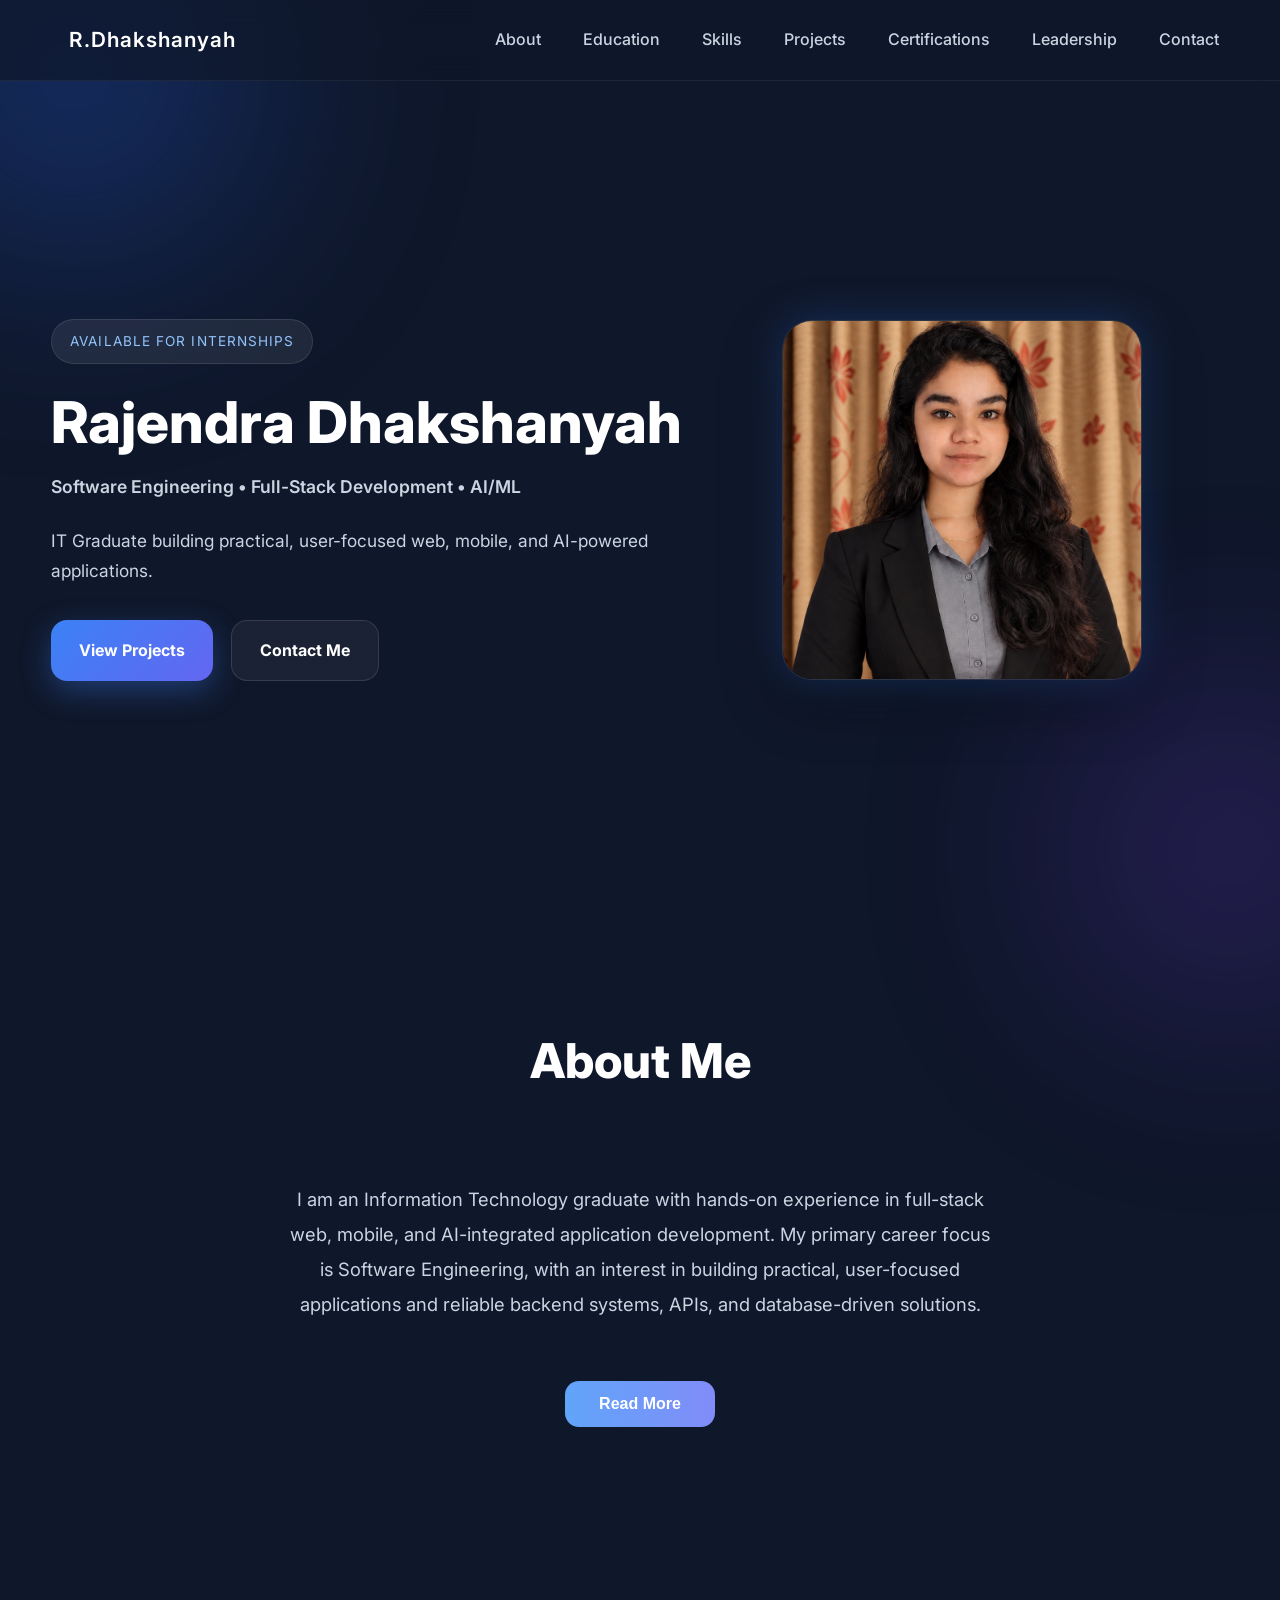
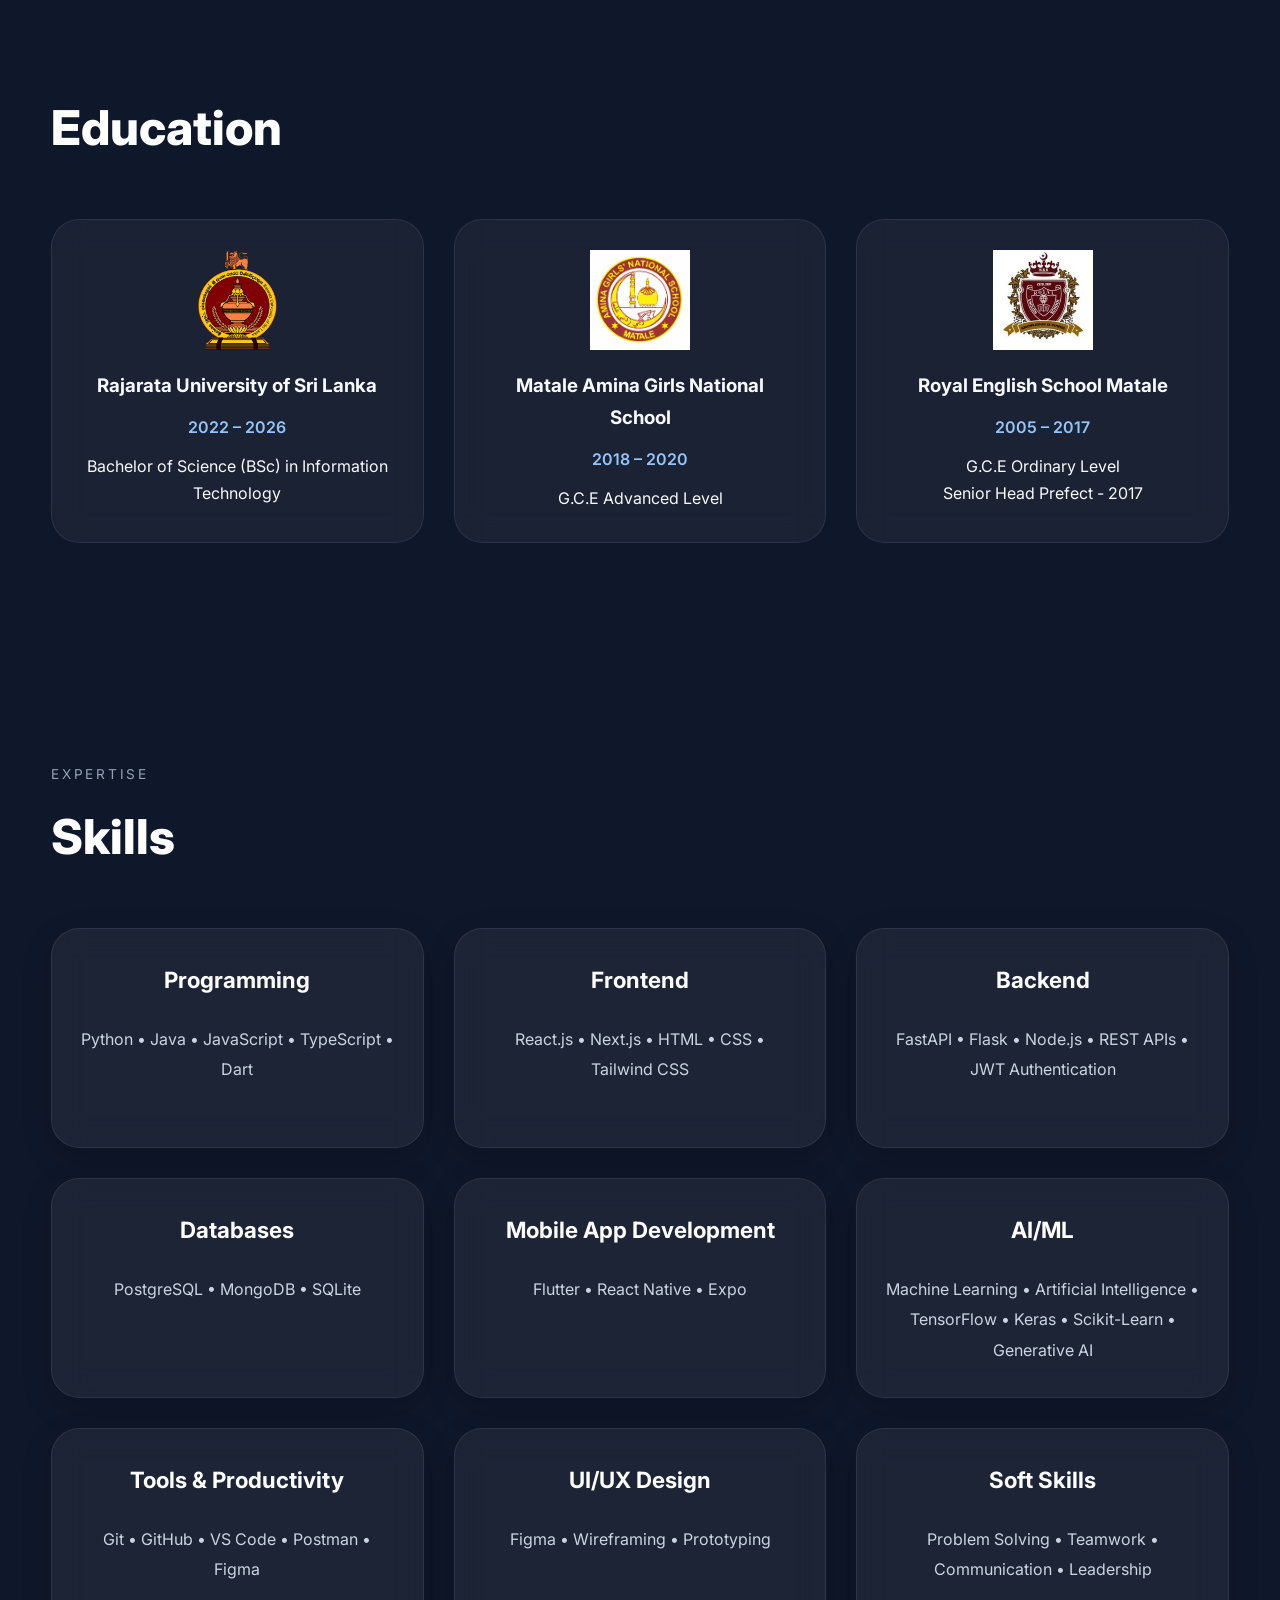
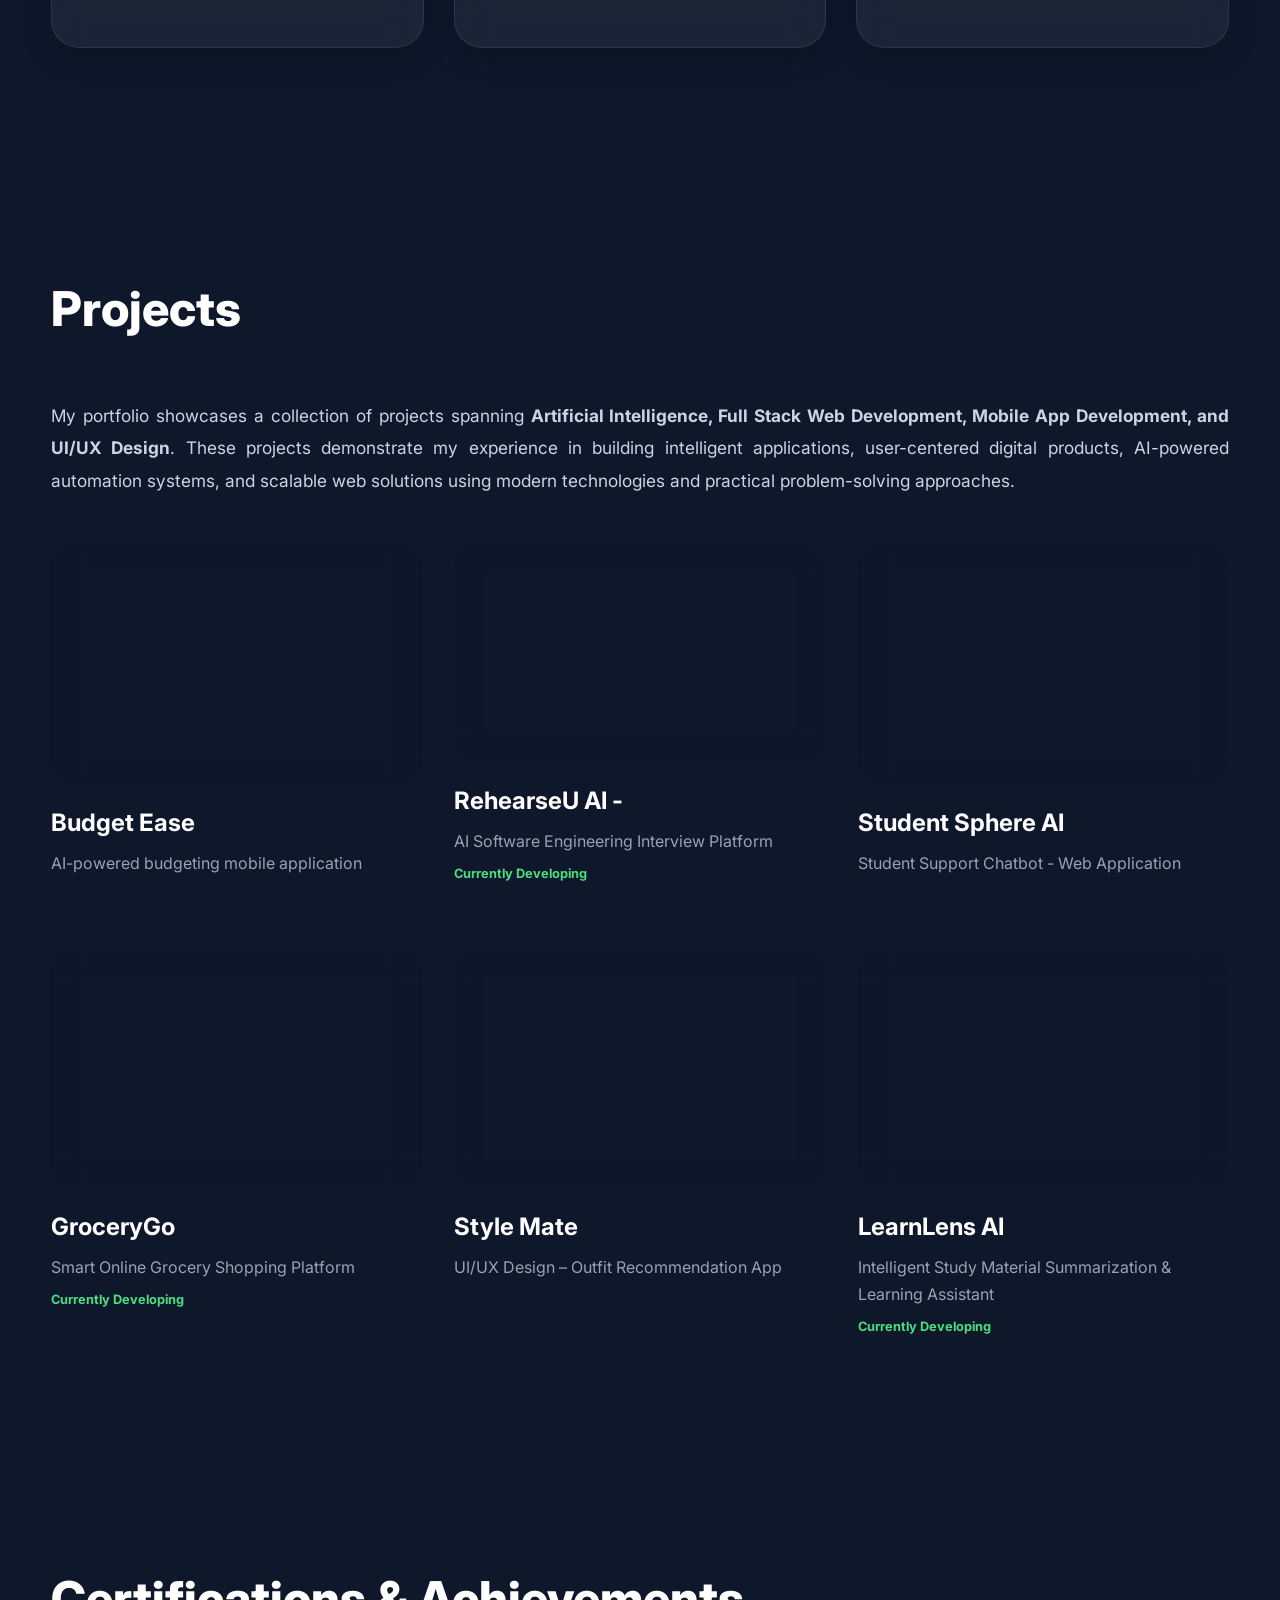
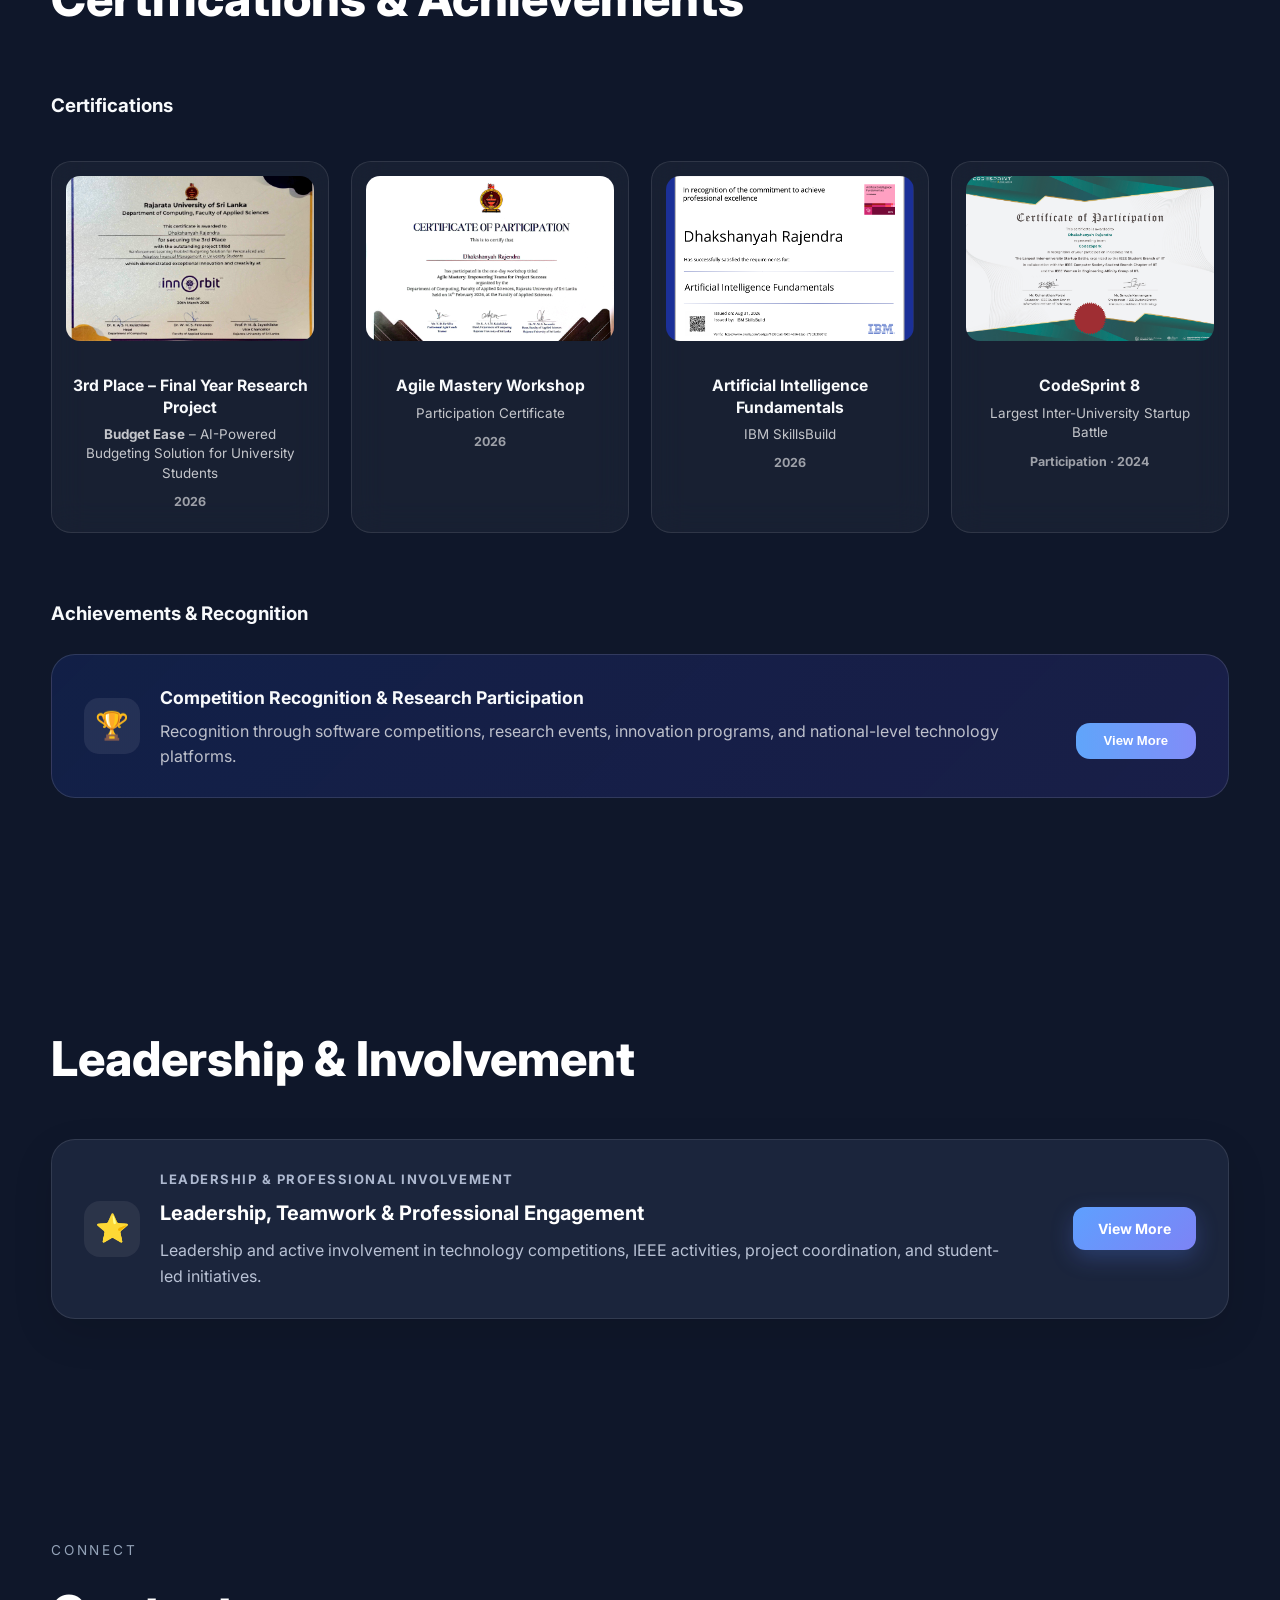
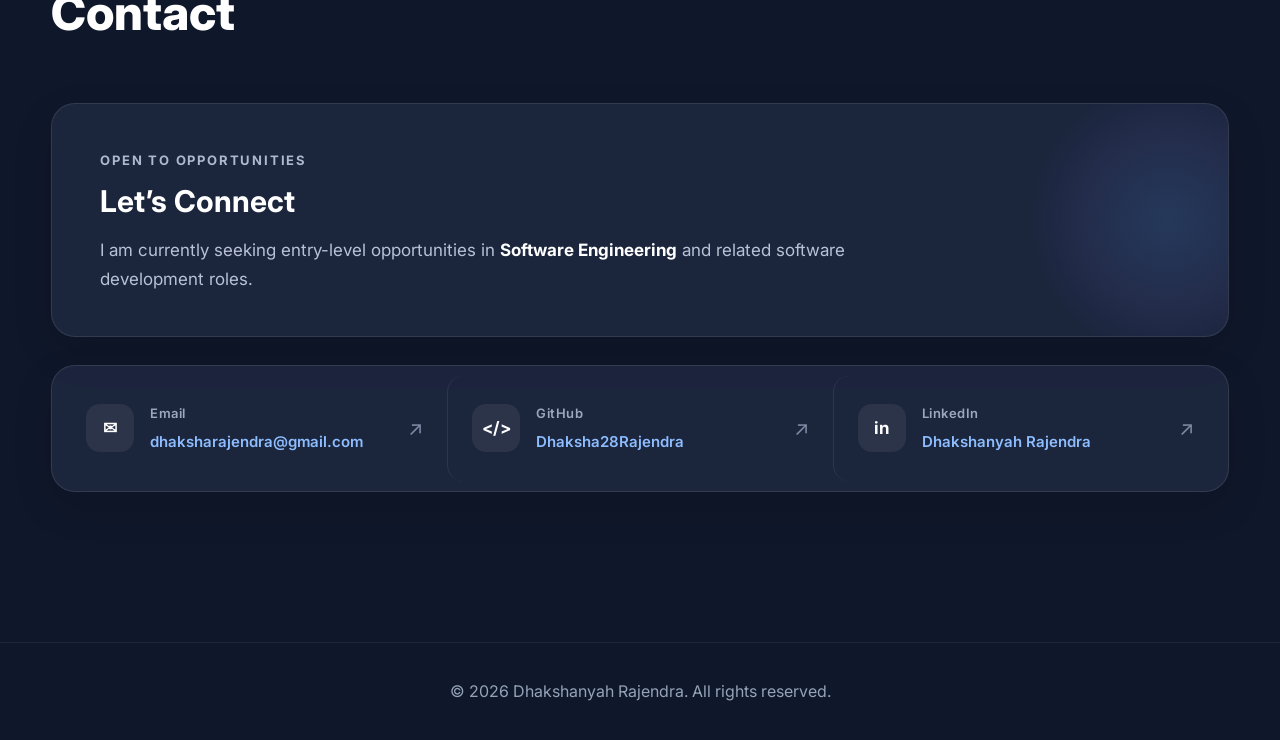
<file: index.html>
<!DOCTYPE html>
<html lang="en">
<head>

  <meta charset="UTF-8" />

  <meta
    name="viewport"
    content="width=device-width, initial-scale=1.0"
  />

  <title>
    Rajendra Dhakshanyah | Portfolio
  </title>

  <!-- GOOGLE FONT -->
  <link rel="preconnect" href="https://fonts.googleapis.com">

  <link
    href="https://fonts.googleapis.com/css2?family=Inter:wght@400;500;600;700;800&display=swap"
    rel="stylesheet"
  >

  <!-- AOS -->
  <link
    rel="stylesheet"
    href="https://unpkg.com/aos@2.3.1/dist/aos.css"
  />

  <!-- CSS -->
  <link rel="stylesheet" href="style.css" />

</head>
<body>

  <!-- BACKGROUND GLOW -->
  <div class="bg-blur bg-blur-1"></div>
  <div class="bg-blur bg-blur-2"></div>

  <!-- NAVBAR -->
  <nav class="navbar">
    <div class="container nav-container">

      <div class="nav-logo">
  R.Dhakshanyah
</div>
      <ul class="nav-links">
    <li><a href="#about">About</a></li>
    <li><a href="#education">Education</a></li>
    <li><a href="#skills">Skills</a></li>
    <li><a href="#projects">Projects</a></li>
    <li><a href="#certifications">Certifications</a></li>
    <li><a href="#leadership">Leadership</a></li>
    <li><a href="#contact">Contact</a></li>
</ul>

    </div>
  </nav>

  <!-- HERO SECTION -->
  <header class="hero">

    <div class="container hero-grid">

      <!-- LEFT -->
      <div class="hero-text" data-aos="fade-right">

        <div class="hero-badge">
          AVAILABLE FOR INTERNSHIPS
        </div>

        <h1>
          <span>Rajendra Dhakshanyah</span>
        </h1>

        <!-- <h2 class="hero-role">
  AI Engineering • Software Engineering • App Development Enthusiast
</h2> -->

<h2 class="hero-role">
  Software Engineering • Full-Stack Development • AI/ML
</h2>

        <p class="hero-description">
          IT Graduate building practical, user-focused web, mobile, and AI-powered applications.
        </p>

        <!--<div class="hero-buttons">
  <a href="files/Dhakshanyah_Rajendra _AI_Intern.pdf"
     download
     class="btn btn-primary">
     Download Resume
  </a>
</div> -->

        <div class="hero-buttons">

          <a href="#projects" class="btn btn-primary">
            View Projects
          </a>

          <a href="#contact" class="btn btn-secondary">
            Contact Me
          </a>

        </div>

      </div>

      <!-- RIGHT -->
      <div class="hero-image-area" data-aos="zoom-in">

        <div class="hero-image-glow"></div>

        <img
          src="images/DR12.png"
          alt="Dhakshanyah Rajendra"
          class="hero-image"
        />

      </div>

    </div>

  </header>

  <section id="about" class="about-section">

  <div class="container">

    <h2 class="section-title">About Me</h2>

    <div class="about-wrapper" id="aboutWrapper">

      <!-- RIGHT CONTENT -->
      <div class="about-content-preview">

        <p>
          I am an Information Technology graduate with hands-on experience in full-stack web, 
          mobile, and AI-integrated application development. My primary career focus is Software 
          Engineering, with an interest in building practical, user-focused applications and 
          reliable backend systems, APIs, and database-driven solutions.
        </p>

        <button
          class="read-more-btn"
          onclick="toggleAboutCard()"
        >
          Read More
        </button>

      </div>

      <!-- EXPANDED CARD -->

<!-- EXPANDED CARD -->
<div class="about-full-card" id="aboutFullCard">

  <div class="content-card" data-aos="fade-up">

    <p class="justified">
      I am an Information Technology graduate with hands-on experience in
      <b>full-stack web, mobile, and AI-integrated application development.</b>
      My primary career focus is <b>Software Engineering</b>, with an interest in
      building practical, user-focused applications and reliable backend systems,
      APIs, and database-driven solutions.
    </p>

    <p class="justified">
      I enjoy working across the software development lifecycle, from designing
      user interfaces and implementing application logic to integrating APIs,
      developing backend services, and managing application data. Through
      academic, research, and independent projects, I have gained practical
      experience with modern web technologies, mobile application development,
      backend development, databases, authentication, and API integration.
    </p>

    <p class="justified">
      I also have a strong interest in <b>Artificial Intelligence and Machine
      Learning</b> and enjoy exploring how intelligent technologies can be
      integrated into real-world software applications. My final-year research
      project, <b>Budget Ease</b>, combined mobile application development with
      machine learning to create a personalized budgeting solution for university
      students.
    </p>

    <p class="justified">
      Currently, I am continuing to strengthen my software engineering skills
      through projects such as <b>RehearseU AI</b>, an AI-powered software
      engineering interview platform, while also exploring modern full-stack
      development and AI-powered application development through projects such as
      <b>LearnLens AI</b> and <b>GroceryGo</b>.
    </p>

    <p class="justified">
      I am seeking <b>entry-level opportunities and internships in Software
      Engineering and related software development roles</b> where I can
      contribute to real-world projects, learn from experienced teams, and
      continue growing as a software engineer.
    </p>

  </div>

</div>


</div>

    </div>

  </div>

</section>

<section class="education section" id="education">

  <div class="container">

    <div class="section-heading">
      <h2>Education</h2>
    </div>

    <div class="education-grid">

      <!-- RUSL -->
      <div class="education-card"
     data-aos="fade-up"
     data-aos-delay="100">

        <img
          src="images/RUSL_Logo.png"
          alt="RUSL Logo"
          class="education-logo"
        >

        <h3>Rajarata University of Sri Lanka</h3>

        <p class="education-year">
          2022 – 2026
        </p>

        <p>
          Bachelor of Science (BSc) in Information Technology
        </p>

      </div>

      <!-- AMINA -->
      <div class="education-card"
     data-aos="fade-up"
     data-aos-delay="200">

        <img
          src="images/Amina_Logo.png"
          alt="Amina Logo"
          class="education-logo"
        >

        <h3>
          Matale Amina Girls National School
        </h3>

        <p class="education-year">
          2018 – 2020
        </p>

        <p>
          G.C.E Advanced Level
        </p>

      </div>

      <!-- ROYAL -->
      <div class="education-card"
     data-aos="fade-up"
     data-aos-delay="300">

        <img
          src="images/Royal_Logo.jpg"
          alt="Royal Logo"
          class="education-logo"
        >

        <h3>
          Royal English School Matale
        </h3>

        <p class="education-year">
          2005 – 2017
        </p>

        <p>
          G.C.E Ordinary Level
        </p>
        <p>
          Senior Head Prefect - 2017
        </p>

      </div>

    </div>

  </div>

</section>

  <section class="skills section" id="skills">
    <div class="container">
      <div class="section-heading">
        <p class="section-label">Expertise</p>
        <h2>Skills</h2>
      </div>

      <div class="modern-skills-grid">

  <div class="skill-category-card" data-aos="fade-up" data-aos-delay="100">
    <h3><center>Programming</center></h3>
    <p>Python • Java • JavaScript • TypeScript • Dart</p>
  </div>

  <div class="skill-category-card" data-aos="fade-up" data-aos-delay="200">
    <h3><center>Frontend</center></h3>
    <p>
      React.js • Next.js • HTML • CSS • Tailwind CSS
    </p>
  </div>

  <div class="skill-category-card" data-aos="fade-up" data-aos-delay="300">
    <h3><center>Backend</center></h3>
    <p>
      FastAPI • Flask • Node.js • REST APIs • JWT Authentication
    </p>
  </div>

  <div class="skill-category-card" data-aos="fade-up" data-aos-delay="400">
    <h3><center>Databases</center></h3>
    <p>PostgreSQL • MongoDB • SQLite</p>
  </div>

  <div class="skill-category-card" data-aos="fade-up" data-aos-delay="500">
    <h3><center>Mobile App Development</center></h3>
    <p>Flutter • React Native • Expo</p>
  </div>

  <div class="skill-category-card" data-aos="fade-up" data-aos-delay="600">
    <h3><center>AI/ML</center></h3>
    <p>Machine Learning • Artificial Intelligence • TensorFlow • Keras • Scikit-Learn • Generative AI</p>
  </div>

  <div class="skill-category-card" data-aos="fade-up" data-aos-delay="800">
    <h3><center>Tools & Productivity</center></h3>
    <p>Git • GitHub • VS Code • Postman • Figma</p>
  </div>

  <div class="skill-category-card" data-aos="fade-up" data-aos-delay="700">
    <h3><center>UI/UX Design</center></h3>
    <p>Figma • Wireframing • Prototyping</p>
  </div>

  <div class="skill-category-card" data-aos="fade-up" data-aos-delay="900">
    <h3><center>Soft Skills</center></h3>
    <p>Problem Solving • Teamwork • Communication • Leadership</p>
  </div>

</div>
    </div>
  </section>

  <section class="projects section" id="projects">
    <div class="container">
      <div class="section-heading">
        <h2>Projects</h2>
      </div>

      <p class="section-intro justified">
        <p class="section-intro justified">
  My portfolio showcases a collection of projects spanning <strong>Artificial Intelligence,
  Full Stack Web Development, Mobile App Development, and UI/UX Design</strong>. These projects
  demonstrate my experience in building intelligent applications, user-centered digital products,
  AI-powered automation systems, and scalable web solutions using modern technologies and
  practical problem-solving approaches.
</p>

      </p>

      <div class="project-grid">
        <article class="project-tile"
data-aos="fade-up" onclick="openProject('budgetEase')">
          <div class="project-image-box">
            <img src="images/Intellects_Logo.png" alt="Budget Ease cover" />
          </div>
          <div class="project-title-box">
            <h3>Budget Ease</h3>
            <p>AI-powered budgeting mobile application</p>
          </div>
        </article>

        <article class="project-tile"
data-aos="fade-up"
onclick="openProject('rehearseU')">

  <div class="project-image-box">
    <img
      src="images/RehearseULogo.png"
      alt="RehearseU AI cover"
    />
  </div>

  <div class="project-title-box">
    <h3>RehearseU AI - </h3>
    <p>AI Software Engineering Interview Platform</p>
    <p style="font-size:0.8rem; font-weight:700; color:#4ade80; margin-top:8px;">
      Currently Developing
    </p>
  </div>

</article>

<article class="project-tile"
data-aos="fade-up"
onclick="openProject('studentSphere')">

  <div class="project-image-box">
    <img
      src="images/Student_Sphere.png"
      alt="Student Sphere AI cover"
    />
  </div>

  <div class="project-title-box">
    <h3>Student Sphere AI</h3>
    <p>Student Support Chatbot - Web Application</p>
  </div>

</article>

        <article class="project-tile"
data-aos="fade-up" onclick="openProject('groceryGo')">
          <div class="project-image-box">
            <img src="images/GroceryGo.png" alt="GroceryGo cover" />
          </div>
          <div class="project-title-box">
            <h3>GroceryGo</h3>
            <p>Smart Online Grocery Shopping Platform</p>
            <p style="font-size:0.8rem; font-weight:700; color:#4ade80; margin-top:8px;">
              Currently Developing
            </p>
          </div>
        </article>

<article class="project-tile"
data-aos="fade-up" onclick="openProject('styleMate')">
  <div class="project-image-box">
    <img src="images/Style_Mate_Logo.png" alt="Style Mate cover" />
  </div>
  <div class="project-title-box">
    <h3>Style Mate</h3>
    <p>UI/UX Design – Outfit Recommendation App</p>
  </div>
</article>

<article class="project-tile"
data-aos="fade-up"
onclick="openProject('learnLens')">

  <div class="project-image-box">
    <img
      src="images/LearnerLens.png"
      alt="LearnLens AI cover"
    />
  </div>

  <div class="project-title-box">
    <h3>LearnLens AI</h3>
    <p>Intelligent Study Material Summarization &amp; Learning Assistant</p>
    <p style="font-size:0.8rem; font-weight:700; color:#4ade80; margin-top:8px;">
      Currently Developing
    </p>
  </div>

</article>
      </div>
    </div>
  </section>

  <!-- =========================================
     CERTIFICATIONS & ACHIEVEMENTS
     ========================================= -->

<section class="certifications section" id="certifications">

  <div class="container">

    <div class="section-heading">
      <h2>Certifications &amp; Achievements</h2>
    </div>


    <!-- =========================================
         CERTIFICATIONS
         ========================================= -->

    <div class="subsection-heading">
      <h3>Certifications</h3>
    </div>


    <div class="certification-grid">


      <!-- CERTIFICATE 1 - BUDGET EASE -->
      <div
        class="certificate-card"
        data-aos="zoom-in"
        data-aos-delay="100"
      >

        <img
          src="images/Final_Project_Certificate.jpeg"
          alt="3rd Place Final Year Research Project Certificate"
          onclick="openImage(this)"
        />

        <div class="certificate-content">

          <h3>
            3rd Place – Final Year Research Project
          </h3>

          <p>
            <strong>Budget Ease</strong> – AI-Powered Budgeting
            Solution for University Students
          </p>

          <span class="certificate-year">
            2026
          </span>

        </div>

      </div>


      <!-- CERTIFICATE 2 - AGILE MASTERY -->
      <div
        class="certificate-card"
        data-aos="zoom-in"
        data-aos-delay="150"
      >

        <img
          src="images/Agile_Workshop_Certificate.jpeg"
          alt="Agile Mastery Workshop Participation Certificate"
          onclick="openImage(this)"
        />

        <div class="certificate-content">

          <h3>
            Agile Mastery Workshop
          </h3>

          <p>
            Participation Certificate
          </p>

          <span class="certificate-year">
            2026
          </span>

        </div>

      </div>


      <!-- CERTIFICATE 3 - IBM AI FUNDAMENTALS -->
      <div
        class="certificate-card"
        data-aos="zoom-in"
        data-aos-delay="200"
      >

        <img
          src="images/IBM_AI_Fundamentals_Certificate.png"
          alt="IBM SkillsBuild Artificial Intelligence Fundamentals Certificate"
          onclick="openImage(this)"
        />

        <div class="certificate-content">

          <h3>
            Artificial Intelligence Fundamentals
          </h3>

          <p>
            IBM SkillsBuild
          </p>

          <span class="certificate-year">
            2026
          </span>

        </div>

      </div>


      <!-- CERTIFICATE 4 - CODESPRINT -->
      <div
        class="certificate-card"
        data-aos="zoom-in"
        data-aos-delay="250"
      >

        <img
          src="images/Startup_Battle.jpg"
          alt="CodeSprint 8 Certificate of Participation"
          onclick="openImage(this)"
        />

        <div class="certificate-content">

          <h3>
            CodeSprint 8
          </h3>

          <p>
            Largest Inter-University Startup Battle
          </p>

          <span class="certificate-year">
            Participation · 2024
          </span>

        </div>

      </div>


    </div>


    <!-- =========================================
         ACHIEVEMENTS & RECOGNITION
         ========================================= -->

    <div class="achievements-section">

      <div class="subsection-heading">
        <h3>Achievements &amp; Recognition</h3>
      </div>


      <!-- COLLAPSED PREVIEW -->
      <div
        class="achievements-preview"
        id="achievementsPreview"
        data-aos="fade-up"
      >

        <div class="achievement-preview-content">

          <div class="achievement-preview-icon">
            🏆
          </div>

          <div>

            <h3>
              Competition Recognition &amp; Research Participation
            </h3>

            <p>
              Recognition through software competitions,
              research events, innovation programs, and
              national-level technology platforms.
            </p>

          </div>

        </div>


        <button
          class="read-more-btn"
          id="achievementsToggleBtn"
          onclick="toggleAchievements()"
        >
          View More
        </button>

      </div>


      <!-- =========================================
           EXPANDED ACHIEVEMENTS
           ========================================= -->

      <div
        class="achievements-full-card"
        id="achievementsFullCard"
      >


        <!-- =====================================
             1. NBQSA
             ===================================== -->

        <article
          class="achievement-item achievement-with-image"
          data-aos="fade-up"
        >

          <div class="achievement-item-main">

            <div class="achievement-item-icon">
              🎤
            </div>

            <div class="achievement-item-content">

              <span class="achievement-label">
                PARTICIPANT
              </span>

              <h3>
                National Best Quality Software Awards
              </h3>

              <p>
                <strong>NBQSA 2026</strong> – Presented
                <strong>Budget Ease</strong>, my final-year
                research project.
              </p>

              <span class="achievement-date">
                2026
              </span>

            </div>

          </div>


          <!-- NBQSA IMAGE -->
          <div class="achievement-image-side">

            <img
              src="images/NBQSA_Participation.jpeg"
              alt="NBQSA 2026 participation"
              onclick="openImage(this)"
            />

            <span>
              View participation
            </span>

          </div>

        </article>


        <!-- =====================================
             2. ASURS
             ===================================== -->

        <article
          class="achievement-item"
          data-aos="fade-up"
        >

          <div class="achievement-item-main">

            <div class="achievement-item-icon">
              🔬
            </div>

            <div class="achievement-item-content">

              <span class="achievement-label">
                PARTICIPANT
              </span>

              <h3>
                Applied Sciences Undergraduate Research Sessions
              </h3>

              <p>
                <strong>ASURS 2026</strong> – Presented
                <strong>Budget Ease</strong>, my final-year
                research project at Rajarata University
                of Sri Lanka.
              </p>

              <span class="achievement-date">
                2026
              </span>

              <div class="achievement-status">
                Certificate forthcoming
              </div>

            </div>

          </div>

        </article>


        <!-- =====================================
             3. INSL 2025
             ===================================== -->

        <article
          class="achievement-item achievement-with-image"
          data-aos="fade-up"
        >

          <div class="achievement-item-main">

            <div class="achievement-item-icon">
              🥈
            </div>

            <div class="achievement-item-content">

              <span class="achievement-label">
                2ND PLACE
              </span>

              <h3>
                INSL North Central Provincial Competition
              </h3>

              <p>
                <strong>Team Intellects</strong>
              </p>

              <span class="achievement-date">
                2025
              </span>

              <div class="achievement-status">
                Certificate forthcoming
              </div>

            </div>

          </div>


          <!-- INSL 2025 IMAGE -->
          <div class="achievement-image-side">

            <img
              src="images/INSL_2025.jpg"
              alt="INSL 2025 North Central Province competition recognition"
              onclick="openImage(this)"
            />

            <span>
              View recognition
            </span>

          </div>

        </article>


        <!-- =====================================
             4. INSL 2024
             ===================================== -->

        <article
          class="achievement-item achievement-with-image"
          data-aos="fade-up"
        >

          <div class="achievement-item-main">

            <div class="achievement-item-icon">
              🥉
            </div>

            <div class="achievement-item-content">

              <span class="achievement-label">
                3RD PLACE
              </span>

              <h3>
                INSL North Central Provincial Competition
              </h3>

              <p>
                <strong>Team Unity Crew</strong>
              </p>

              <span class="achievement-date">
                2024
              </span>

              <div class="achievement-status">
                Certificate forthcoming
              </div>

            </div>

          </div>


          <!-- INSL 2024 IMAGE -->
          <div class="achievement-image-side">

            <img
              src="images/INSL_2024.jpg"
              alt="INSL 2024 North Central Province competition recognition"
              onclick="openImage(this)"
            />

            <span>
              View recognition
            </span>

          </div>

        </article>


        <!-- =====================================
             5. IEEE INNOVATION NATION
             ===================================== -->

        <article
          class="achievement-item achievement-with-image"
          data-aos="fade-up"
        >

          <div class="achievement-item-main">

            <div class="achievement-item-icon">
              🏅
            </div>

            <div class="achievement-item-content">

              <span class="achievement-label">
                FINALIST
              </span>

              <h3>
                Innovation Nation Sri Lanka
              </h3>

              <p>
                <strong>Team Unity Crew</strong>
              </p>

              <span class="achievement-date">
                2024
              </span>

            </div>

          </div>


          <!-- IEEE FINALISTS IMAGE -->
          <div class="achievement-image-side">

            <img
              src="images/INSL_2024_Finalists.jpg"
              alt="IEEE Innovation Nation Sri Lanka 2024 finalists"
              onclick="openImage(this)"
            />

            <span>
              View recognition
            </span>

          </div>

        </article>


        <!-- VIEW LESS -->
        <button
          class="read-more-btn achievements-close-btn"
          onclick="toggleAchievements()"
        >
          View Less
        </button>

      </div>

    </div>

  </div>

</section>

  <!-- =========================================
     LEADERSHIP & PROFESSIONAL INVOLVEMENT
     ========================================= -->

<section class="leadership section" id="leadership">

  <div class="container">

    <!-- SECTION HEADING -->
    <div class="section-heading">
      <h2>Leadership &amp; Involvement</h2>
    </div>


    <!-- =========================================
         LEADERSHIP PREVIEW CARD
         ========================================= -->

    <div class="leadership-preview-card">

      <div class="leadership-preview-icon">
        ⭐
      </div>

      <div class="leadership-preview-content">

        <span class="leadership-preview-label">
          LEADERSHIP &amp; PROFESSIONAL INVOLVEMENT
        </span>

        <h3>
          Leadership, Teamwork &amp; Professional Engagement
        </h3>

        <p>
          Leadership and active involvement in technology competitions,
          IEEE activities, project coordination, and student-led initiatives.
        </p>

      </div>

      <button
        class="leadership-toggle-btn"
        id="leadershipToggleBtn"
        onclick="toggleLeadership()"
      >
        View More
      </button>

    </div>


    <!-- =========================================
         EXPANDED LEADERSHIP CONTENT
         ========================================= -->

    <div
      class="leadership-full-card"
      id="leadershipFullCard"
    >


      <!-- 1. PROGRAM TEAM LEAD -->
      <div class="leadership-item">

        <div class="leadership-item-icon">
          👥
        </div>

        <div class="leadership-item-content">

          <span class="leadership-label">
            PROGRAM TEAM LEAD
          </span>

          <h3>
            Organizing Committee – INSL North Central Provincial Competition
          </h3>

          <p>
            Served as a Program Team Lead in the organizing committee
            for the INSL North Central Provincial Competition.
          </p>

          <span class="leadership-year">
            2024
          </span>

        </div>

      </div>


      <!-- 2. TEAM LEAD – UNITY CREW -->
      <div class="leadership-item">

        <div class="leadership-item-icon">
          🥉
        </div>

        <div class="leadership-item-content">

          <span class="leadership-label">
            TEAM LEAD
          </span>

          <h3>
            INSL North Central Provincial Competition
          </h3>

          <p>
            Led <strong>Team Unity Crew</strong> during the
            INSL North Central Provincial Competition.
          </p>

          <span class="leadership-year">
            2024
          </span>

        </div>

      </div>


      <!-- 3. TEAM LEAD – INTELLECTS -->
      <div class="leadership-item">

        <div class="leadership-item-icon">
          🥈
        </div>

        <div class="leadership-item-content">

          <span class="leadership-label">
            TEAM LEAD
          </span>

          <h3>
            INSL North Central Provincial Competition
          </h3>

          <p>
            Led <strong>Team Intellects</strong> during the
            INSL North Central Provincial Competition.
          </p>

          <span class="leadership-year">
            2025
          </span>

        </div>

      </div>


      <!-- 4. PROJECT SECRETARY -->
      <div class="leadership-item">

        <div class="leadership-item-icon">
          📋
        </div>

        <div class="leadership-item-content">

          <span class="leadership-label">
            PROJECT SECRETARY
          </span>

          <h3>
            Frontiers in Tech Series 3.0 &amp; 4.0
          </h3>

          <p>
            Served as Project Secretary for Frontiers in Tech
            Series 3.0 &amp; 4.0 organized by the
            IEEE Student Branch of Rajarata University of Sri Lanka.
          </p>

        </div>

      </div>


      <!-- 5. DESIGN TEAM & PROJECT COORDINATION -->
      <div class="leadership-item">

        <div class="leadership-item-icon">
          🎨
        </div>

        <div class="leadership-item-content">

          <span class="leadership-label">
            DESIGN TEAM &amp; PROJECT COORDINATION
          </span>

          <h3>
            IEEE Student Branch, Rajarata University of Sri Lanka
          </h3>

          <p>
            Contributed to design activities and project coordination
            within the IEEE Student Branch.
          </p>

        </div>

      </div>


      <!-- 6. IEEE STUDENT VOLUNTEER -->
      <div class="leadership-item">

        <div class="leadership-item-icon">
          🤝
        </div>

        <div class="leadership-item-content">

          <span class="leadership-label">
            STUDENT VOLUNTEER
          </span>

          <h3>
            IEEE Student Branch
          </h3>

          <p>
            Participated as an IEEE Student Volunteer in
            student-led technical and professional activities.
          </p>

        </div>

      </div>


      <!-- VIEW LESS -->

      <button
        class="leadership-toggle-btn leadership-view-less"
        onclick="toggleLeadership()"
      >
        View Less
      </button>

    </div>

  </div>

</section>

  <!-- =========================================
     CONTACT
     ========================================= -->

<section class="contact section" id="contact">

    <div class="container">

        <!-- SECTION HEADING -->
        <div class="section-heading">
            <p class="section-label">Connect</p>
            <h2>Contact</h2>
        </div>


        <!-- =========================================
             CAREER / SEEKING CARD
             ========================================= -->

        <div class="contact-intro-card" data-aos="fade-up">

            <div class="contact-intro-content">

                <span class="contact-intro-label">
                    OPEN TO OPPORTUNITIES
                </span>

                <h3>
                    Let’s Connect
                </h3>

                <p>
                    I am currently seeking entry-level opportunities in
                    <strong>Software Engineering</strong> and related
                    software development roles.
                </p>

            </div>

            <div class="contact-intro-accent"></div>

        </div>


        <!-- =========================================
             CONTACT LINKS
             ========================================= -->

        <div class="contact-links-card" data-aos="fade-up" data-aos-delay="100">

            <!-- EMAIL -->

            <a
                href="mailto:dhaksharajendra@gmail.com"
                class="contact-link"
            >

                <div class="contact-link-icon">
                    ✉
                </div>

                <div class="contact-link-content">

                    <span>Email</span>

                    <strong>
                        dhaksharajendra@gmail.com
                    </strong>

                </div>

                <span class="contact-link-arrow">
                    ↗
                </span>

            </a>


            <!-- GITHUB -->

            <a
                href="https://github.com/Dhaksha28Rajendra"
                target="_blank"
                rel="noopener noreferrer"
                class="contact-link"
            >

                <div class="contact-link-icon">
                    &lt;/&gt;
                </div>

                <div class="contact-link-content">

                    <span>GitHub</span>

                    <strong>
                        Dhaksha28Rajendra
                    </strong>

                </div>

                <span class="contact-link-arrow">
                    ↗
                </span>

            </a>


            <!-- LINKEDIN -->

            <a
                href="https://www.linkedin.com/in/dhakshanyah-rajendra-3213b6315/"
                target="_blank"
                rel="noopener noreferrer"
                class="contact-link"
            >

                <div class="contact-link-icon">
                    in
                </div>

                <div class="contact-link-content">

                    <span>LinkedIn</span>

                    <strong>
                        Dhakshanyah Rajendra
                    </strong>

                </div>

                <span class="contact-link-arrow">
                    ↗
                </span>

            </a>

        </div>

    </div>

</section>

  <footer>
    <p>© 2026 Dhakshanyah Rajendra. All rights reserved.</p>
  </footer>

  <!-- Project Detail Overlay -->
  <div class="project-overlay" id="projectOverlay">
    <div class="overlay-backdrop" onclick="closeProject()"></div>

    <div
  class="project-detail-panel"
  id="budgetEaseProject"
>
      <button class="close-project" onclick="closeProject()">
  ✕
</button>

      <div class="project-detail-layout">
        <aside class="project-sidebar">
  <img src="images/Intellects_Logo.png" alt="Budget Ease logo" class="project-logo" />
  <h2>Budget Ease</h2>
  <p class="sidebar-subtitle">Smart budgeting solution for university students</p>

  <div class="sidebar-nav">
    <button class="nav-tab active" onclick="showTab('overview', this)">Overview</button>
    <button class="nav-tab" onclick="showTab('screenshots', this)">Screenshots</button>
    <button class="nav-tab" onclick="showTab('demo', this)">Video Demo</button>
    <button class="nav-tab" onclick="showTab('features', this)">Features</button>
  </div>

  <div class="sidebar-links">
    <a href="https://github.com/Dhaksha28Rajendra/budget-ease-app" target="_blank" class="sidebar-github-link">
      View on GitHub
    </a>
  </div>
</aside>

        <div class="project-main">
          <div id="overview" class="tab-content active">
            <h3>Project Overview</h3>
            <p class="justified">
              Budget Ease is an AI-powered mobile budgeting application developed as my final-year 
              research project to help university students manage their finances through personalized 
              financial insights and intelligent budget planning.
            </p>
<br>
            <p class="justified">
              The system combines Flutter, Python, SQLite, and machine learning to support financial 
              profiling, spending analysis, expense prediction, personalized budget recommendations, 
              and adaptive budget planning.
            </p>

            <div class="info-grid">
              <div class="info-box">
                <h4>Target Users</h4>
                <p class="justified">
                  Primarily university students, especially those with limited or irregular income
                  and little experience in financial planning.
                </p>
              </div>

              <div class="info-box">
                <h4>Key Innovation</h4>
                <p class="justified">
                  Behavior-based budget prediction, real-time analysis, personalized recommendations,
                  and a student-focused design. 
                </p>
              </div>
            </div>

            <div class="workflow-box">
  <h4>System Workflow</h4>

  <p class="justified">
    The operation of Budget Ease follows a logical and user-friendly workflow. Initially, users 
    register and log in to the system. They then begin recording their income and daily expenses. 
    During the first 30 days, the system focuses on collecting data and analyzing user behavior. 
    No predictions are generated during this phase. Instead, the system builds a comprehensive 
    understanding of the user’s financial habits.
  </p>

  <p class="justified">
    After the analysis period, the system generates a predicted budget plan. This plan provides 
    category-based spending limits and financial guidance. Users can then follow these 
    recommendations to improve their financial management.
  </p>

  <p class="justified">
    As users continue to use the application, the system updates its analysis and adjusts 
    recommendations accordingly, ensuring continuous improvement.
  </p>
</div>
          </div>

          <div id="screenshots" class="tab-content">
            <h3>Application Screenshots</h3>
            <p class="justified">
              Click any screenshot to view it in full size.
            </p>

            <div class="gallery-grid">
              <img src="images/Login-screen.jpeg" alt="Budget Ease screenshot 1" onclick="openImage(this)" />
              <img src="images/Register-screen.jpeg" alt="Budget Ease screenshot 2" onclick="openImage(this)" />
              <img src="images/Dashboard-screen.jpeg" alt="Budget Ease screenshot 3" onclick="openImage(this)" />
              <img src="images/Add-income-screen.jpeg" alt="Budget Ease screenshot 4" onclick="openImage(this)" />
              <img src="images/Add-expenses-screen.jpeg" alt="Budget Ease screenshot 5" onclick="openImage(this)" />
              <img src="images/Essential-expenses-screen.jpeg" alt="Budget Ease screenshot 6" onclick="openImage(this)" />
              <img src="images/Leisure-expenses-screen.jpeg" alt="Budget Ease screenshot 7" onclick="openImage(this)" />
              <img src="images/Academic-expenses-screen.jpeg" alt="Budget Ease screenshot 8" onclick="openImage(this)" />
              <img src="images/Other-expenses-screen.jpeg" alt="Budget Ease screenshot 9" onclick="openImage(this)" />
              <img src="images/Empty-prediction-plan-screen.jpeg" alt="Budget Ease screenshot 10" onclick="openImage(this)" />
              <img src="images/Prediction-plan-screen.jpeg" alt="Budget Ease screenshot 11" onclick="openImage(this)" />
              <img src="images/Analytics-screen.jpeg" alt="Budget Ease screenshot 12" onclick="openImage(this)" />
              <img src="images/Financial-summary-screen.jpeg" alt="Budget Ease screenshot 13" onclick="openImage(this)" />
              <img src="images/Notifications-screen.jpeg" alt="Budget Ease screenshot 14" onclick="openImage(this)" />
              <img src="images/History-screen.jpeg" alt="Budget Ease screenshot 15" onclick="openImage(this)" />
              <img src="images/Profile-screen.jpeg" alt="Budget Ease screenshot 16" onclick="openImage(this)" />
              <img src="images/Edit-profile-screen.jpeg" alt="Budget Ease screenshot 17" onclick="openImage(this)" />
              <img src="images/Privacy-Policy-Screen.jpeg" alt="Budget Ease screenshot 18" onclick="openImage(this)" />
              <img src="images/About-screen.jpeg" alt="Budget Ease screenshot 19" onclick="openImage(this)" />
              <img src="images/Delete-profile-screen.jpeg" alt="Budget Ease screenshot 20" onclick="openImage(this)" />
              <img src="images/Logout-screen.jpeg" alt="Budget Ease screenshot 21" onclick="openImage(this)" />
            </div>
          </div>

          <div id="demo" class="tab-content">
  <h2>Video Demonstration</h2>

<div class="video-demo-card">

  <img
    src="images/Intellects_Logo.png"
    alt="Budget Ease Video Thumbnail"
    class="video-thumbnail"
  />

  <button
    class="play-demo-btn"
    onclick="openVideo('videos/budget-demo-final.mp4')"
  >
    ▶ Play Video Demonstration – Budget Ease
  </button>

</div>

  <div class="timeline-card">
    <h4>Demo Timeline Guide</h4>
    <ul class="timeline-list">
      <li>
        <strong>00:00 – 01:23</strong>
        <p>Introduction to Budget Ease from login screen to Dashboard Screen through 
          a mini questionnaire</p>
      </li>
      <li>
        <strong>01:25 – 02:38</strong>
        <p>Income and expense entry workflow.</p>
      </li>
      <li>
        <strong>02:39 – 03:17</strong>
        <p>Notifications Screen and Dashboard Screen Display Workflow and History Screen.</p>
      </li>
      <li>
        <strong>03:18 – 03:50</strong>
        <p>Empty Prediction Plan Screen (that will show for the first 30 days) and the Analytics Screen 
          Workflow and Financial Summary Sheet Display and view in mobile.</p>
      </li>
      <li>
        <strong>03:51 – 04:39</strong>
        <p>Prediction Plan Screen and Personalized Budget Recommendations and Tips Screen.</p>
      </li>
      <li>
        <strong>04:40 – 04:58</strong>
        <p>Profile Screen followed by it's options.</p>
      </li>
    </ul>
  </div>
</div>
          <div id="features" class="tab-content">
            <h3>Core Features</h3>

            <div class="feature-list">
              <div class="feature-item">
                <h4>User Account Management</h4>
                <p class="justified">The system supports secure user registration and login functionality. Users can create 
accounts, verify their email addresses, and manage their personal profiles. Security features 
ensure that user data is protected and accessible only to authorized individuals. </p>
              </div>
              <div class="feature-item">
                <h4>Income Management </h4>
                <p class="justified">Users can record their income by entering relevant details such as amount and source. This 
allows the system to maintain an accurate understanding of the user’s financial capacity. </p>
              </div>
              <div class="feature-item">
                <h4>Expense Tracking</h4>
                <p class="justified">The application enables users to record daily expenses efficiently. Expenses are categorized 
into different groups such as food, transportation, bills, and others. This categorization helps 
users clearly understand how their money is being spent.  </p>
              </div>
               <div class="feature-item">
                <h4>Financial History</h4>
                <p class="justified">All transactions are stored and displayed in a structured format. Users can review their past 
financial activities, which helps in identifying spending trends and patterns over time.</p>
              </div>
              <div class="feature-item">
                <h4>Analytics and Financial Summary</h4>
                <p class="justified">Budget Ease provides analytical insights through visual representations of financial data. 
These insights allow users to quickly interpret their spending habits and make informed 
financial decisions.<br>
<br> The system generates a summary of the user’s financial status, including total income, total 
expenses, and remaining balance. This feature provides a clear overview of the user’s 
financial position at any given time.  </p>
              </div>
              <div class="feature-item">
                <h4>Predicted Budget Plan</h4>
                <p class="justified">One of the most important features of Budget Ease is its predicted budget plan. During the 
first 30 days, the system collects and analyzes user data. After this period, it generates a 
personalized budget plan that guides the user on how to allocate their expenses effectively. </p>
              </div>
              <div class="feature-item">
                <h4>Budget Recommendations</h4>
                <p class="justified">Based on the analyzed data, the system provides recommendations to improve financial 
habits. These suggestions help users reduce unnecessary expenses and optimize their 
budgeting strategies. 
</p>
              </div>
              <div class="feature-item">
                <h4>Notifications</h4>
                <p class="justified">The application sends notifications to users regarding their spending behavior, helping them 
stay aware of their financial activities and encouraging responsible spending. </p>
              </div>
              <div class="feature-item">
                <h4>Data Export</h4>
                <p class="justified">Users can export their financial summaries in formats such as PDF, allowing them to keep 
records or share reports if needed.</p>
              </div>
            </div>
          </div>
        </div>
      </div>
    </div>

    <!-- STYLE MATE PROJECT -->
<div class="project-detail-panel" id="styleMateProject" style="display:none;">
  <button class="close-project" onclick="closeProject()">
  ✕
</button>

  <div class="project-detail-layout">
    
    <!-- SIDEBAR -->
    <aside class="project-sidebar">
      <img src="images/Style_Mate_Logo.png" class="project-logo" />
      <h2>Style Mate</h2>
      <p class="sidebar-subtitle">
        UI/UX Design for Outfit Recommendation App
      </p>

      <div class="sidebar-nav">
        <button class="nav-tab active" onclick="showTab('style-overview', this)">Overview</button>
        <button class="nav-tab" onclick="showTab('style-screens', this)">Screens</button>
        <button class="nav-tab" onclick="showTab('style-process', this)">Design Process</button>
      </div>

      <div class="sidebar-links">
        <a href="https://www.figma.com/design/2kihdfmYlfxO6N8diF4PPQ/Style-Mate"
           target="_blank"
           class="sidebar-github-link">
          View Figma Design
        </a>
      </div>
    </aside>

    <!-- MAIN CONTENT -->
    <div class="project-main">

      <!-- OVERVIEW -->
      <div id="style-overview" class="tab-content active">
        <h3>Project Overview</h3>

        <p class="justified">
          Style Mate is a UI/UX design project focused on solving a common real-world problem:
          selecting appropriate outfits for different occasions. The application provides
          personalized outfit recommendations based on user preferences, selected events,
          and environmental factors.
        </p>

        <p class="justified">
          The design process followed a user-centered approach, including user research,
          persona creation, user flows, wireframing, high-fidelity prototyping, and usability testing.
        </p>

        <div class="info-grid">
          <div class="info-box">
            <h4>Target Users</h4>
            <p>University students and young professionals.</p>
          </div>

          <div class="info-box">
            <h4>Key Focus</h4>
            <p>Reducing decision fatigue through intuitive UI and personalized recommendations.</p>
          </div>

          
        </div>
         <div class="workflow-box">
  <h4>Happy Path User Flow</h4>

  <p class="justified">
    <b>The following represents the ideal user journey:</b>
  </p>

  <div class="flow-image-container">
  <img src="images/Flow Style Mate.png" alt="Style Mate User Flow" class="flow-image" />
</div>

<br>
<p class="justified">
    This flow allows the user to smoothly reach their goal of obtaining outfit 
recommendations with minimal effort.
  </p>
  <br>
  <p class="justified">
    <b>Edge Case User Flow:</b>
  </p>

  <div class="edge-flow-container">
  <img src="images/Edge Case 1.png" alt="Edge Case Flow 1" class="edge-flow-image" />
  <br>
  <div class="centered-image">
  <img src="images/Edge Case 2.png" alt="Edge Case Flow 2" class="edge-flow-image" />
  </div>
</div>
<br>
<p class="justified">
    These flows ensure the application gracefully handles unexpected user behavior and 
system limitations. 
  </p>
</div>
      </div>

      <!-- SCREENS -->
      <div id="style-screens" class="tab-content">
        <h3>UI Screens</h3>

        <div class="gallery-grid">
          <img src="images/Welcome Screen.png" onclick="openImage(this)" />
          <img src="images/Login Screen.png" onclick="openImage(this)" />
          <img src="images/Register Screen.png" onclick="openImage(this)" />
          <img src="images/E-mail VerificationScreen.png" onclick="openImage(this)" />
          <img src="images/Forgot Password.png" onclick="openImage(this)" />
          <img src="images/Verify Code.png" onclick="openImage(this)" />
          <img src="images/Set New Password.png" onclick="openImage(this)" />
          <img src="images/Occasion Selection Screen.png" onclick="openImage(this)" />
          <img src="images/Mood Selection Screen.png" onclick="openImage(this)" />
          <img src="images/Outfit Recommendation Screen.png" onclick="openImage(this)" />
          <img src="images/Outfit Details Screen.png" onclick="openImage(this)" />
          <img src="images/Favourites Screen.png" onclick="openImage(this)" />
          <img src="images/Preferences Screen.png" onclick="openImage(this)" />
        </div>
        </div>
     

      <!-- PROCESS -->
      <div id="style-process" class="tab-content">
        <h3>Design Process</h3>

        <div class="feature-list">

          <div class="feature-item">
            <h4>User Research</h4>
            <p>
              Identified user pain points such as confusion in outfit selection,
              time consumption, and lack of confidence.
            </p>
          </div>

          <div class="feature-item">
            <h4>Wireframing</h4>
            <p>
              Created low-fidelity wireframes to define layout and navigation flow.
            </p>
          </div>

          <div class="feature-item">
            <h4>High-Fidelity Prototype</h4>
            <p>
              Designed visually appealing UI using Figma with consistent colors,
              typography, and interaction design.
            </p>
          </div>

          <div class="feature-item">
            <h4>Usability Testing</h4>
            <p>
              Conducted testing with users to evaluate usability and improve design decisions.
            </p>
          </div>

        </div>
      </div>
 </div>
    </div>
  </div>

  
<!-- STUDENT SPHERE AI PROJECT -->
<div
class="project-detail-panel"
id="studentSphereProject"
style="display:none;"
>

<button class="close-project" onclick="closeProject()">
✕
</button>

<div class="project-detail-layout">

  <!-- SIDEBAR -->
  <aside class="project-sidebar">

    <img
      src="images/Student_Sphere.png"
      class="project-logo"
    />

    <h2>Student Sphere AI</h2>

    <p class="sidebar-subtitle">
      AI-Powered Student Support Chatbot
    </p>

    <div class="sidebar-nav">

      <button
        class="nav-tab active"
        onclick="showTab('student-overview', this)">
        Overview
      </button>

      <button
        class="nav-tab"
        onclick="showTab('student-screens', this)">
        Screenshots
      </button>

      <button
        class="nav-tab"
        onclick="showTab('student-architecture', this)">
        Architecture
      </button>

      <button
        class="nav-tab"
        onclick="showTab('student-features', this)">
        Features
      </button>

    </div>

    <div class="sidebar-links">

      <a
        href="https://github.com/Dhaksha28Rajendra/AI-Student-Support-Chatbot"
        target="_blank"
        class="sidebar-github-link"
      >
        View on GitHub
      </a>

    </div>

  </aside>

  <!-- MAIN CONTENT -->
  <div class="project-main">

    <!-- OVERVIEW -->
    <div id="student-overview" class="tab-content active">

      <h3>Project Overview</h3>

      <p class="justified">
        Student Sphere AI is a full-stack conversational AI application designed to provide 
        students with academic support, learning assistance, explanations, and general information 
        through natural language interactions.
      </p>

      <p class="justified">
        Built with React, FastAPI, Python, and Google Gemini, the application supports multi-chat 
        conversations, persistent chat history, file attachments, and AI-powered responses.
      </p>

      <div class="info-grid">

        <div class="info-box">
          <h4>Target Users</h4>
          <p>
            University students seeking academic guidance,
            explanations, learning assistance, and intelligent
            conversational support.
          </p>
        </div>

        <div class="info-box">
          <h4>Key Innovation</h4>
          <p>
            Multi-chat conversation management, AI-powered responses,
            smart conversation titles, file attachments,
            dark mode, chat export, and persistent chat history.
          </p>
        </div>

      </div>

      <div class="workflow-box">

        <h4>System Workflow</h4>

        <p class="justified">
          Students interact with the chatbot through a modern
          conversational interface. User prompts are sent
          from the React frontend to the FastAPI backend,
          which communicates with Google's Gemini AI model.
        </p>

        <p class="justified">
          Responses are generated in real time and displayed
          within the chat interface while maintaining
          conversational context across multiple interactions.
        </p>

        <p class="justified">
          Conversations are automatically saved using local
          storage, allowing users to continue previous chats,
          export discussions, manage multiple chat sessions,
          and maintain a personalized learning experience.
        </p>

      </div>

    </div>

    <!-- SCREENSHOTS -->
    <div id="student-screens" class="tab-content">

      <h3>Application Screenshots</h3>

      <p>
        Click any screenshot to view full size.
      </p>

      <div class="student-gallery">

        <img src="images/student1.png"
             onclick="openImage(this)" />

        <img src="images/student2.png"
             onclick="openImage(this)" />

        <img src="images/student3.png"
             onclick="openImage(this)" />

        <img src="images/student4.png"
             onclick="openImage(this)" />

        <img src="images/student5.png"
             onclick="openImage(this)" />

        <img src="images/student6.png"
             onclick="openImage(this)" />

        <img src="images/student7.png"
             onclick="openImage(this)" />

        <img src="images/student8.png"
             onclick="openImage(this)" />

      </div>

    </div>

    <!-- ARCHITECTURE -->
    <div id="student-architecture" class="tab-content">

      <h3>Technology Stack & Architecture</h3>

      <div class="feature-list">

        <div class="feature-item">
          <h4>Frontend</h4>
          <p>
            React.js, JavaScript (ES6+), Axios,
            React Markdown, CSS3
          </p>
        </div>

        <div class="feature-item">
          <h4>Backend</h4>
          <p>
            FastAPI, Pydantic, Uvicorn
          </p>
        </div>

        <div class="feature-item">
          <h4>Artificial Intelligence</h4>
          <p>
            Google Gemini 2.5 Flash
          </p>
        </div>

        <div class="feature-item">
          <h4>Storage</h4>
          <p>
            Browser Local Storage for chat history,
            conversation metadata, themes,
            and user preferences.
          </p>
        </div>

      </div>

    </div>

    <!-- FEATURES -->
    <div id="student-features" class="tab-content">

      <h3>Core Features</h3>

      <div class="feature-list">

        <div class="feature-item">
          <h4>AI-Powered Conversations</h4>
          <p>
            Context-aware responses using Google Gemini AI
            with multi-turn conversational support.
          </p>
        </div>

        <div class="feature-item">
          <h4>Multi-Chat Management</h4>
          <p>
            Create, rename, delete, search,
            and manage multiple chat sessions.
          </p>
        </div>

        <div class="feature-item">
          <h4>Smart Conversation Titles</h4>
          <p>
            Automatic title generation based on
            conversation content.
          </p>
        </div>

        <div class="feature-item">
          <h4>File Attachments</h4>
          <p>
            Support for images, PDFs,
            Word documents, text files,
            audio, and video uploads.
          </p>
        </div>

        <div class="feature-item">
          <h4>Dark & Light Themes</h4>
          <p>
            Theme switching with automatic
            preference persistence.
          </p>
        </div>

        <div class="feature-item">
          <h4>Typing Indicators</h4>
          <p>
            Dynamic response generation animations
            for improved user experience.
          </p>
        </div>

        <div class="feature-item">
          <h4>Chat Export</h4>
          <p>
            Export conversations as downloadable
            text files.
          </p>
        </div>

        <div class="feature-item">
          <h4>Local Persistence</h4>
          <p>
            Automatic storage of conversations,
            settings, and preferences using
            browser local storage.
          </p>
        </div>

      </div>

    </div>

  </div>

</div>
</div>

<!-- REHEARSEU AI PROJECT -->
<div
class="project-detail-panel"
id="rehearseUProject"
style="display:none;"
>

<button class="close-project" onclick="closeProject()">
✕
</button>

<div class="project-detail-layout">

  <!-- SIDEBAR -->
  <aside class="project-sidebar">

    <img
      src="images/RehearseULogo.png"
      class="project-logo"
      alt="RehearseU AI logo"
    />

    <h2>RehearseU AI</h2>

    <p class="sidebar-subtitle">
      AI-Powered Software Engineering Interview Platform
    </p>

    <div class="sidebar-nav">

      <button
        class="nav-tab active"
        onclick="showTab('rehearse-overview', this)">
        Overview
      </button>

      <button
        class="nav-tab"
        onclick="showTab('rehearse-screens', this)">
        Screenshots
      </button>

      <button
        class="nav-tab"
        onclick="showTab('rehearse-architecture', this)">
        Architecture
      </button>

      <button
        class="nav-tab"
        onclick="showTab('rehearse-ai', this)">
        AI Evaluation
      </button>

      <button
        class="nav-tab"
        onclick="showTab('rehearse-features', this)">
        Features
      </button>

      <button
        class="nav-tab"
        onclick="showTab('rehearse-future', this)">
        Future Scope
      </button>

    </div>

    <div class="sidebar-links">

      <a
        href="#"
        onclick="return false;"
        class="sidebar-github-link"
      >
        Currently Under Development
      </a>

    </div>

  </aside>

  <!-- MAIN CONTENT -->
  <div class="project-main">

    <!-- OVERVIEW -->
    <div id="rehearse-overview" class="tab-content active">

      <h3>Project Overview</h3>

      <p class="justified">
        RehearseU AI is an AI-powered full-stack interview preparation and
        evaluation platform designed to simulate realistic software engineering
        interviews. The system enables candidates to practice technical and
        behavioral interviews while receiving AI-generated feedback on technical
        knowledge, communication quality, problem-solving ability, and overall
        interview performance.
      </p>

      <p class="justified">
        The platform recreates a structured interview experience by allowing
        users to configure interview sessions based on role, interview type,
        difficulty level, experience level, and number of questions. After
        completing the interview, the AI evaluation engine analyzes all answers
        and generates detailed performance insights and improvement
        recommendations.
      </p>

      <div class="info-grid">

        <div class="info-box">
          <h4>Target Users</h4>
          <p>
            Software engineering students, internship candidates,
            and developers preparing for technical interviews.
          </p>
        </div>

        <div class="info-box">
          <h4>Current Status</h4>
          <p>
            Currently developing a full-stack AI interview preparation platform using Next.js, 
            TypeScript, FastAPI, Python, authentication, database management, and AI-powered response 
            evaluation.
          </p>
        </div>

      </div>

      <div class="workflow-box">

        <h4>Interview Workflow</h4>

        <p class="justified">
          Users begin by creating a personalized interview session, complete
          the interview question by question, submit their responses, and
          receive a comprehensive AI-powered evaluation report with technical
          scores, communication analysis, strengths, weaknesses, and
          personalized improvement recommendations.
        </p>

      </div>

    </div>

    <!-- SCREENSHOTS -->
    <div id="rehearse-screens" class="tab-content">

      <h3>Application Screenshots</h3>

      <p>
        Click any screenshot to view full size.
      </p>

      <div class="student-gallery">

        <img src="images/Login.png" onclick="openImage(this)" />
        <img src="images/Reg 1.png" onclick="openImage(this)" />
        <img src="images/Reg 2.png" onclick="openImage(this)" />
        <img src="images/Dashboard 1.png" onclick="openImage(this)" />
        <img src="images/Dashboard 2.png" onclick="openImage(this)" />
        <img src="images/Dashboard 3.png" onclick="openImage(this)" />
        <img src="images/Interview Op 1.png" onclick="openImage(this)" />
        <img src="images/Interview Op 2.png" onclick="openImage(this)" />
        <img src="images/Interview Op 3.png" onclick="openImage(this)" />
        
        <img src="images/Interview Site 2.png" onclick="openImage(this)" />
        <img src="images/Interview Site 3.png" onclick="openImage(this)" />
        <img src="images/Interview Site 4.png" onclick="openImage(this)" />
        <img src="images/Res page 1.png" onclick="openImage(this)" />
        <img src="images/Res page 2.png" onclick="openImage(this)" />
        <img src="images/Res page 3.png" onclick="openImage(this)" />
        <img src="images/Res page 4.png" onclick="openImage(this)" />
        <img src="images/Res page 5.png" onclick="openImage(this)" />
        <img src="images/Res page 6.png" onclick="openImage(this)" />

      </div>

    </div>

    <!-- ARCHITECTURE -->
    <div id="rehearse-architecture" class="tab-content">

      <h3>Technology Stack & Architecture</h3>

      <div class="feature-list">

        <div class="feature-item">
          <h4>Frontend</h4>
          <p>
            Next.js, React, TypeScript, Tailwind CSS
          </p>
        </div>

        <div class="feature-item">
          <h4>Backend</h4>
          <p>
            FastAPI, Python, SQLAlchemy
          </p>
        </div>

        <div class="feature-item">
          <h4>Database</h4>
          <p>
            SQLite (development) with PostgreSQL-ready architecture
          </p>
        </div>

        <div class="feature-item">
          <h4>Authentication</h4>
          <p>
            JWT-based authentication with protected routes
          </p>
        </div>

        <div class="feature-item">
          <h4>AI Integration</h4>
          <p>
            OpenAI GPT API with structured prompt engineering
          </p>
        </div>

      </div>

    </div>

    <!-- AI EVALUATION -->
    <div id="rehearse-ai" class="tab-content">

      <h3>AI Evaluation Engine</h3>

      <p class="justified">
        A dedicated AI evaluation service analyzes all interview answers after
        the interview is completed. The evaluation engine generates structured
        feedback across multiple dimensions of interview performance.
      </p>

      <div class="feature-list">

        <div class="feature-item">
          <h4>Technical Knowledge Assessment</h4>
          <p>
            Evaluates correctness of concepts, programming knowledge,
            and technical depth.
          </p>
        </div>

        <div class="feature-item">
          <h4>Problem-Solving Analysis</h4>
          <p>
            Measures reasoning ability, solution structure,
            and engineering approach.
          </p>
        </div>

        <div class="feature-item">
          <h4>Communication Evaluation</h4>
          <p>
            Analyzes clarity, confidence, organization,
            and explanation quality.
          </p>
        </div>

        <div class="feature-item">
          <h4>Improvement Recommendations</h4>
          <p>
            Provides personalized strengths, weaknesses,
            and actionable learning recommendations.
          </p>
        </div>

      </div>

    </div>

    <!-- FEATURES -->
    <div id="rehearse-features" class="tab-content">

      <h3>Core Features</h3>

      <div class="feature-list">

        <div class="feature-item">
          <h4>Personalized Interview Setup</h4>
          <p>
            Configure interviews by role, interview type,
            difficulty level, experience level, and number of questions.
          </p>
        </div>

        <div class="feature-item">
          <h4>Interview Session Management</h4>
          <p>
            Dynamic question-by-question workflow with progress tracking.
          </p>
        </div>

        <div class="feature-item">
          <h4>AI-Powered Evaluation</h4>
          <p>
            Automated scoring, technical analysis,
            and communication assessment.
          </p>
        </div>

        <div class="feature-item">
          <h4>Results Dashboard</h4>
          <p>
            Displays interview questions, answers,
            scores, and evaluation summaries.
          </p>
        </div>

        <div class="feature-item">
          <h4>Secure Authentication</h4>
          <p>
            JWT-based login, protected routes,
            and user-specific interview sessions.
          </p>
        </div>

      </div>

    </div>

    <!-- FUTURE SCOPE -->
    <div id="rehearse-future" class="tab-content">

      <h3>Future Improvements</h3>

      <div class="feature-list">

        <div class="feature-item">
          <h4>Voice-Based Interview Responses</h4>
          <p>
            Speech-to-text answer processing and voice interviews.
          </p>
        </div>

        <div class="feature-item">
          <h4>Resume-Based Customization</h4>
          <p>
            Personalized interviews generated from uploaded resumes.
          </p>
        </div>

        <div class="feature-item">
          <h4>Coding Interview Environment</h4>
          <p>
            Integrated coding editor with automated code evaluation.
          </p>
        </div>

        <div class="feature-item">
          <h4>Performance Analytics</h4>
          <p>
            Progress tracking across multiple interview sessions.
          </p>
        </div>

        <div class="feature-item">
          <h4>Recruiter Dashboard</h4>
          <p>
            Candidate evaluation management and comparison features.
          </p>
        </div>

      </div>

    </div>

  </div>

</div>
</div>


<!-- GROCERYGO PROJECT -->
<div
class="project-detail-panel"
id="groceryGoProject"
style="display:none;"
>

<button class="close-project" onclick="closeProject()">
✕
</button>

<div class="project-detail-layout">

  <aside class="project-sidebar">
    <img src="images/GroceryGo.png" alt="GroceryGo logo" class="project-logo" />
    <h2>GroceryGo</h2>
    <p class="sidebar-subtitle">Smart Online Grocery Shopping Platform</p>

    <div class="sidebar-nav">
      <button class="nav-tab active" onclick="showTab('grocery-overview', this)">Overview</button>
      <button class="nav-tab" onclick="showTab('grocery-features', this)">Core Features</button>
      <button class="nav-tab" onclick="showTab('grocery-tech', this)">Technology Stack</button>
      <button class="nav-tab" onclick="showTab('grocery-architecture', this)">Architecture</button>
      <button class="nav-tab" onclick="showTab('grocery-future', this)">Future Improvements</button>
    </div>

    <div class="sidebar-links">
      <a href="#" onclick="return false;" class="sidebar-github-link">
        Repository Coming Soon
      </a>
    </div>
  </aside>

  <div class="project-main">

    <div id="grocery-overview" class="tab-content active">
      <h3>Project Overview</h3>

      <p class="justified">
        GroceryGo is a modern online grocery shopping platform designed to simplify the process of purchasing daily household and grocery items through a convenient digital experience.
      </p>

      <p class="justified">
        The application enables users to browse products, search for items, manage shopping carts, place orders, and track purchases through an intuitive and responsive interface.
      </p>

      <p class="justified">
        This project is currently under active development, and the portfolio will be updated as new modules and features are completed.
      </p>

      <div class="info-grid">
        <div class="info-box">
          <h4>Project Status</h4>
          <p class="justified">
            Currently Working On It
          </p>
        </div>

        <div class="info-box">
          <h4>Target Users</h4>
          <p class="justified">
            Customers, Store Owners, and Administrators.
          </p>
        </div>
      </div>

      <div class="workflow-box">
        <h4>Proposed Solution</h4>
        <p class="justified">
          GroceryGo provides a centralized online platform where users can register and manage accounts, browse grocery categories, search products instantly, view product details, add products to cart, manage quantities, place grocery orders, track order status, and review purchase history.
        </p>
      </div>
    </div>

    <div id="grocery-features" class="tab-content">
      <h3>Core Features</h3>

      <div class="feature-list">
        <div class="feature-item">
          <h4>Authentication Module</h4>
          <p class="justified">User registration, login, logout, and password reset.</p>
        </div>

        <div class="feature-item">
          <h4>Product Browsing</h4>
          <p class="justified">Category-based browsing, product cards, and product details.</p>
        </div>

        <div class="feature-item">
          <h4>Search System</h4>
          <p class="justified">Keyword search, product filtering, and category filtering.</p>
        </div>

        <div class="feature-item">
          <h4>Shopping Cart</h4>
          <p class="justified">Add products, remove products, update quantities, and calculate totals.</p>
        </div>

        <div class="feature-item">
          <h4>Checkout System</h4>
          <p class="justified">Address selection, order summary, and order confirmation.</p>
        </div>

        <div class="feature-item">
          <h4>Order Management</h4>
          <p class="justified">Order history and order status tracking.</p>
        </div>

        <div class="feature-item">
          <h4>User Profile</h4>
          <p class="justified">Update profile, manage addresses, and view purchases.</p>
        </div>
      </div>
    </div>

    <div id="grocery-tech" class="tab-content">
      <h3>Technology Stack</h3>

      <div class="feature-list">
        <div class="feature-item">
          <h4>Frontend</h4>
          <p class="justified">React Native, Expo, TypeScript, NativeWind</p>
        </div>

        <div class="feature-item">
          <h4>Backend</h4>
          <p class="justified">Supabase Authentication, PostgreSQL Database, Storage, and APIs</p>
        </div>

        <div class="feature-item">
          <h4>State Management</h4>
          <p class="justified">Zustand</p>
        </div>

        <div class="feature-item">
          <h4>Deployment</h4>
          <p class="justified">Vercel and Supabase</p>
        </div>
      </div>
    </div>

    <div id="grocery-architecture" class="tab-content">
      <h3>System Architecture</h3>

      <div class="workflow-box">
        <h4>Flow</h4>
        <p class="justified">
          User → React Frontend → Supabase Services → Authentication / PostgreSQL / Storage / APIs → Data Retrieval → User Interface
        </p>
      </div>

      <div class="info-grid">
        <div class="info-box">
          <h4>Database Focus</h4>
          <p class="justified">
            Users, categories, products, cart items, and orders are organized to support a scalable shopping workflow.
          </p>
        </div>

        <div class="info-box">
          <h4>Security Features</h4>
          <p class="justified">
            Secure authentication, JWT-based sessions, password encryption, protected routes, input validation, and database access policies.
          </p>
        </div>
      </div>
    </div>

    <div id="grocery-future" class="tab-content">
      <h3>Future Improvements</h3>

      <div class="feature-list">
        <div class="feature-item">
          <h4>AI Product Recommendation</h4>
          <p class="justified">Personalized recommendations based on shopping history.</p>
        </div>

        <div class="feature-item">
          <h4>Voice Search</h4>
          <p class="justified">Search products using voice commands.</p>
        </div>

        <div class="feature-item">
          <h4>Smart Shopping Assistant</h4>
          <p class="justified">An AI chatbot for product inquiries, order status, and shopping guidance.</p>
        </div>

        <div class="feature-item">
          <h4>Real-Time Delivery Tracking</h4>
          <p class="justified">Live order tracking on a map.</p>
        </div>

        <div class="feature-item">
          <h4>Digital Payments</h4>
          <p class="justified">Integration with Visa, Mastercard, PayPal, and local payment gateways.</p>
        </div>

        <div class="feature-item">
          <h4>Progressive Web App</h4>
          <p class="justified">Browser-based installation for a mobile-like experience.</p>
        </div>
      </div>
    </div>

  </div>

</div>
</div>
<!-- LEARNLENS AI PROJECT -->
<div
class="project-detail-panel"
id="learnLensProject"
style="display:none;"
>

<button class="close-project" onclick="closeProject()">
✕
</button>

<div class="project-detail-layout">

  <!-- SIDEBAR -->
  <aside class="project-sidebar">

    <img
      src="images/LearnerLens.png"
      class="project-logo"
      alt="LearnLens AI logo"
    />

    <h2>LearnLens AI</h2>

    <p class="sidebar-subtitle">
      AI-Powered Study Material Summarization &amp; Learning Assistant
    </p>

    <div class="sidebar-nav">

      <button
        class="nav-tab active"
        onclick="showTab('learn-overview', this)">
        Overview
      </button>

      <button
        class="nav-tab"
        onclick="showTab('learn-architecture', this)">
        Architecture
      </button>

      <button
        class="nav-tab"
        onclick="showTab('learn-features', this)">
        Features
      </button>

      <button
        class="nav-tab"
        onclick="showTab('learn-future', this)">
        Future Scope
      </button>

    </div>

    <div class="sidebar-links">

      <a
        href="#"
        onclick="return false;"
        class="sidebar-github-link"
      >
        Currently Under Development
      </a>

    </div>

  </aside>

  <!-- MAIN CONTENT -->
  <div class="project-main">

    <!-- OVERVIEW -->
    <div id="learn-overview" class="tab-content active">

      <h3>Project Overview</h3>

      <p class="justified">
        LearnLens AI is an AI-powered educational web application currently under development to help university students study more efficiently by transforming lengthy study materials into concise and easy-to-understand learning resources.
      </p>

      <p class="justified">
        Students can upload lecture notes, PDFs, research papers, and study documents, and the system automatically extracts important information using advanced AI models. The platform generates summaries, key points, flashcards, important definitions, and exam-focused questions to support effective studying and revision.
      </p>

      <div class="info-grid">
        <div class="info-box">
          <h4>Target Users</h4>
          <p>
            University students, college students, teachers, researchers, and academic tutors.
          </p>
        </div>

        <div class="info-box">
          <h4>Current Status</h4>
          <p>
            Actively developing as a full-stack AI-powered learning assistant.
          </p>
        </div>
      </div>

      <div class="workflow-box">
        <h4>Proposed Solution</h4>
        <p class="justified">
          LearnLens AI provides an automated academic assistance platform that uses artificial intelligence and natural language processing to process educational content. By automating summarization, key concept extraction, flashcard generation, and exam question creation, the platform helps students focus more on understanding concepts rather than manually organizing information.
        </p>
      </div>

    </div>

    <!-- ARCHITECTURE -->
    <div id="learn-architecture" class="tab-content">

      <h3>System Architecture &amp; Technology Stack</h3>

      <div class="feature-list">

        <div class="feature-item">
          <h4>Frontend</h4>
          <p>
            React.js, Tailwind CSS, Axios
          </p>
        </div>

        <div class="feature-item">
          <h4>Backend</h4>
          <p>
            Flask, Flask-CORS, SQLAlchemy
          </p>
        </div>

        <div class="feature-item">
          <h4>Artificial Intelligence</h4>
          <p>
            OpenAI API for summarization, flashcard generation, exam question generation, and key point extraction.
          </p>
        </div>

        <div class="feature-item">
          <h4>Document Processing</h4>
          <p>
            pdfplumber for PDF extraction and python-docx for DOCX extraction.
          </p>
        </div>

        <div class="feature-item">
          <h4>Database</h4>
          <p>
            PostgreSQL on Supabase for user management, summaries, study history, and generated resources.
          </p>
        </div>

      </div>

    </div>

    <!-- FEATURES -->
    <div id="learn-features" class="tab-content">

      <h3>Core Features</h3>

      <div class="feature-list">

        <div class="feature-item">
          <h4>Document Upload</h4>
          <p>
            Supports PDF, DOCX, and TXT files.
          </p>
        </div>

        <div class="feature-item">
          <h4>AI Summarization</h4>
          <p>
            Generates short, medium, and detailed summaries.
          </p>
        </div>

        <div class="feature-item">
          <h4>Key Points Extraction</h4>
          <p>
            Automatically identifies main concepts, important topics, and critical information.
          </p>
        </div>

        <div class="feature-item">
          <h4>Important Definitions</h4>
          <p>
            Extracts definitions, academic terminology, and concept explanations.
          </p>
        </div>

        <div class="feature-item">
          <h4>Flashcard Generation</h4>
          <p>
            Creates question-and-answer flashcards for revision.
          </p>
        </div>

        <div class="feature-item">
          <h4>Exam Question Generation</h4>
          <p>
            Generates short-answer, long-answer, and revision questions.
          </p>
        </div>

        <div class="feature-item">
          <h4>User Authentication</h4>
          <p>
            Registration, login, and profile management.
          </p>
        </div>

        <div class="feature-item">
          <h4>Study History</h4>
          <p>
            Stores uploaded documents, summaries, flashcards, and generated questions.
          </p>
        </div>

      </div>

    </div>

    <!-- FUTURE SCOPE -->
    <div id="learn-future" class="tab-content">

      <h3>Future Improvements</h3>

      <div class="feature-list">

        <div class="feature-item">
          <h4>AI Chat With Uploaded Notes</h4>
          <p>
            Students will be able to ask questions directly about uploaded material.
          </p>
        </div>

        <div class="feature-item">
          <h4>Voice-Based Learning</h4>
          <p>
            Convert summaries into audio for easier revision.
          </p>
        </div>

        <div class="feature-item">
          <h4>Multi-Language Support</h4>
          <p>
            English, Sinhala, and Tamil support.
          </p>
        </div>

        <div class="feature-item">
          <h4>Quiz Generator</h4>
          <p>
            Generates MCQs, true/false questions, and fill-in-the-blanks.
          </p>
        </div>

        <div class="feature-item">
          <h4>Study Progress Tracking</h4>
          <p>
            Tracks revision history, reading activity, and performance metrics.
          </p>
        </div>

        <div class="feature-item">
          <h4>Collaborative Learning</h4>
          <p>
            Share notes, flashcards, and summaries with other students.
          </p>
        </div>

      </div>

    </div>

  </div>

</div>
</div>

</div>
</div>

  <div id="imageOverlay" class="image-overlay">

  <button class="image-close" onclick="closeImage()">
    ✕
  </button>

  <button class="image-nav prev" onclick="previousImage()">
    ❮
  </button>

  <img
    id="overlayImage"
    class="image-overlay-content"
    alt="Full screenshot preview"
  />

  <button class="image-nav next" onclick="nextImage()">
    ❯
  </button>

</div>
  <!-- AOS -->
<script src="https://unpkg.com/aos@2.3.1/dist/aos.js"></script>

<script>
  AOS.init({
    duration: 1000,
    once: true,
    offset: 120
  });
</script>

<script src="script.js"></script>
<script>
  (function () {
    const existingOpenProject = window.openProject;

    window.openProject = function (projectId) {
      if (projectId === "groceryGo" || projectId === "learnLens") {
        const overlay = document.getElementById("projectOverlay");

        document.querySelectorAll(".project-detail-panel").forEach(project => {
          project.style.display = "none";
        });

        const panelId =
          projectId === "groceryGo"
            ? "groceryGoProject"
            : "learnLensProject";

        const project = document.getElementById(panelId);
        if (project) {
          project.style.display = "block";
        }

        overlay.classList.add("active");
        document.body.style.overflow = "hidden";
        return;
      }

      if (typeof existingOpenProject === "function") {
        return existingOpenProject(projectId);
      }
    };
  })();
</script>
<!-- VIDEO OVERLAY -->

<div id="videoOverlay" class="video-overlay">
  <button class="video-close" onclick="closeVideo()">✕</button>
  <video id="overlayVideo" class="overlay-video-player" controls playsinline></video>
</div>
</body>
</html>
</file>
<file: style.css>
/* =========================
   PROJECT DETAIL SPACING
========================= */

.project-main > div{
  margin-bottom:28px;
}

/* GRID CARDS */

.project-main .grid,
.project-main .cards,
.project-main .info-grid{
  display:grid;

  grid-template-columns:
    repeat(auto-fit,minmax(280px,1fr));

  gap:24px;

  margin-top:30px;
  margin-bottom:30px;
}

.centered-image{
  width:100%;

  display:flex;

  justify-content:center;

  margin-top:24px;
  margin-bottom:24px;
}

.centered-image img{
  max-width:80%;

  border-radius:18px;

  object-fit:contain;
}

/* PROJECT OVERLAY FIX */

.project-overlay{
  z-index:9999;
  padding-top:90px;
  overflow-y:auto;
padding-bottom:40px;
}

/* PROJECT PANEL */

.project-detail-panel{
  position:relative;
  margin-top:20px;
}

/* CLOSE BUTTON */

.close-project{
  position:absolute;

  top:24px;
  right:24px;

  width:50px;
  height:50px;

  border-radius:50%;

  border:none;

  background:
    rgba(255,255,255,0.08);

  color:white;

  font-size:1.4rem;

  cursor:pointer;

  z-index:10000;

  transition:0.3s ease;
}

.close-project:hover{
  background:
    rgba(96,165,250,0.2);

  transform:scale(1.05);
}

*{
  margin:0;
  padding:0;
  box-sizing:border-box;
}

html{
  scroll-behavior:smooth;
}

body{
  font-family:'Inter',sans-serif;
  background:#0f172a;
  color:#f8fafc;
  overflow-x:hidden;
  line-height:1.7;
  position:relative;
}

/* ========================= */
/* BACKGROUND GLOW */
/* ========================= */

.bg-blur{
  position:fixed;
  border-radius:50%;
  filter:blur(120px);
  z-index:-1;
}

.bg-blur-1{
  width:350px;
  height:350px;
  background:#2563eb;
  top:-100px;
  left:-100px;
  opacity:0.35;
}

.bg-blur-2{
  width:300px;
  height:300px;
  background:#7c3aed;
  bottom:-100px;
  right:-100px;
  opacity:0.28;
}

/* ========================= */
/* GENERAL */
/* ========================= */

img{
  max-width:100%;
  display:block;
}

.container{
  width:min(1180px,92%);
  margin:auto;
}

.section{
  padding:110px 0;
}

.justified{
  text-align:justify;
}

.section-heading{
  margin-bottom:50px;
}

.section-label{
  font-size:0.85rem;
  letter-spacing:0.2em;
  text-transform:uppercase;
  color:#94a3b8;
  margin-bottom:10px;
}

section h2{
  font-size:3rem;
  font-weight:800;
  color:white;
}

.section-title{
  text-align:center;

  font-size:3rem;

  font-weight:800;

  margin-bottom:40px;

  color:white;
}

/* ========================= */
/* NAVBAR */
/* ========================= */

/* =========================
   NAV LOGO
========================= */

.nav-logo{
  font-size:1.3rem;

  font-weight:600;

  color:#ffffff;

  letter-spacing:1px;

  padding:10px 18px;

  transition:0.3s ease;
}

.navbar{
  position:fixed;
  top:0;
  width:100%;
  z-index:1000;
  background:rgba(15,23,42,0.7);
  backdrop-filter:blur(14px);
  border-bottom:1px solid rgba(255,255,255,0.06);
}

.nav-container{
  display:flex;

  justify-content:space-between;

  align-items:center;

  height:80px;
}

.logo{
  font-size:1.4rem;
  font-weight:800;
  color:white;
}

.logo span{
  color:#60a5fa;
}

.nav-links{
  display:flex;

  list-style:none;

  gap:42px;

  margin-right:10px;
}

.nav-links a{
  color:#cbd5e1;
  text-decoration:none;
  transition:0.3s;
  font-weight:500;
}

.nav-links a:hover{
  color:white;
}

/* ========================= */
/* HERO */
/* ========================= */

.hero{
  min-height:100vh;
  display:flex;
  align-items:center;
  position:relative;
  padding-top:100px;
}

.hero-grid{
  display:grid;
  grid-template-columns:1.2fr 0.8fr;
  gap:60px;
  align-items:center;
}

.hero-badge{
  display:inline-block;
  padding:10px 18px;
  border-radius:999px;
  background:rgba(255,255,255,0.08);
  border:1px solid rgba(255,255,255,0.1);
  color:#93c5fd;
  font-size:0.85rem;
  letter-spacing:0.08em;
  margin-bottom:28px;
  backdrop-filter:blur(10px);
}

.hero h1{
  font-size:3.6rem;
  line-height:1.05;
  margin-bottom:20px;
  font-weight:800;
}

.hero-role{
  font-size:1.1rem;
  color:#cbd5e1;
  margin-bottom:24px;
  font-weight:600;
}

.hero h1 span{

  color:white;

  background:none;

  -webkit-text-fill-color:white;
}

.typing-text{
  font-size:1.5rem;
  color:#cbd5e1;
  margin-bottom:25px;
  min-height:40px;
}

.hero-description{
  color:#cbd5e1;
  max-width:650px;
  font-size:1.08rem;
}

.hero-buttons{
  display:flex;
  gap:18px;
  margin-top:35px;
  flex-wrap:wrap;
}

/* ========================= */
/* BUTTONS */
/* ========================= */

.btn{
  padding:16px 28px;
  border-radius:16px;
  text-decoration:none;
  font-weight:700;
  transition:0.35s;
  display:inline-flex;
  align-items:center;
  justify-content:center;
}

.btn-primary{
  background:linear-gradient(135deg,#3b82f6,#6366f1);
  color:white;
  box-shadow:0 10px 30px rgba(59,130,246,0.35);
}

.btn-primary:hover{
  transform:translateY(-5px);
  box-shadow:0 18px 40px rgba(59,130,246,0.5);
}

.btn-secondary{
  border:1px solid rgba(255,255,255,0.12);
  background:rgba(255,255,255,0.05);
  color:white;
  backdrop-filter:blur(12px);
}

.btn-secondary:hover{
  transform:translateY(-5px);
  background:rgba(255,255,255,0.1);
}

/* ========================= */
/* SOCIAL */
/* ========================= */

.social-links{
  display:flex;
  gap:24px;
  margin-top:35px;
  flex-wrap:wrap;
}

.social-links a{
  color:#94a3b8;
  text-decoration:none;
  transition:0.3s;
  font-weight:600;
}

.social-links a:hover{
  color:white;
}

/* ========================= */
/* HERO IMAGE */
/* ========================= */

.hero-image{
  position:relative;

  width:360px;
  height:360px;

  object-fit:cover;

  border-radius:30px;

  border:1px solid rgba(255,255,255,0.12);

  box-shadow:
    0 0 40px rgba(59,130,246,0.25),
    0 20px 60px rgba(0,0,0,0.4);

  animation:fadeInHero 1s ease;

  transition:none !important;

  transform:none !important;
}

@keyframes fadeInHero{
  from{
    opacity:0;
  }

  to{
    opacity:1;
  }
}

/* ========================= */
/* SCROLL INDICATOR */
/* ========================= */

/* ========================= */
/* GLASS CARDS */
/* ========================= */

.content-card,
.contact-card,
.info-box,
.feature-item,
.timeline-card,
.workflow-box{
  background:rgba(255,255,255,0.05);
  backdrop-filter:blur(16px);
  border:1px solid rgba(255,255,255,0.08);
  border-radius:28px;
  box-shadow:
    0 10px 40px rgba(0,0,0,0.25);
}

.content-card,
.contact-card{
  padding:40px;
}

.content-card p + p{
  margin-top:22px;
}

/* ========================= */
/* LISTS */
/* ========================= */

.styled-list{
  padding-left:22px;
}

.styled-list li{
  margin-bottom:12px;
  color:#cbd5e1;
}

/* ========================= */
/* ABOUT */
/* ========================= */

.two-col-block{
  display:grid;
  grid-template-columns:1fr 1fr;
  gap:30px;
  margin-top:30px;
}

.two-col-block h3,
.achievements h3{
  margin-bottom:18px;
  color:white;
}

.achievements{
  margin-top:35px;
}

.seeking-block{
  margin-top:35px;
  padding:30px;
  border-radius:24px;
  background:linear-gradient(
    135deg,
    rgba(59,130,246,0.25),
    rgba(139,92,246,0.25)
  );
  border:1px solid rgba(255,255,255,0.08);
}

.seeking-block h3{
  margin-bottom:10px;
}


/* ========================================= */
/* ABOUT SECTION REDESIGN */
/* ========================================= */

.about-section{
  padding:120px 0 80px;
}

.about-wrapper{
    display:flex;
    flex-direction:column;

    align-items:center;

    gap:30px;

    padding:40px 0;
}

/* IMAGE */

.about-image-area{
  flex:0 0 320px;
  display:flex;
  justify-content:center;
  align-items:center;
  transition:all 0.6s ease;
}

.about-profile-image{
  width:320px;
  height:320px;
  object-fit:cover;
  border-radius:50%;
  border:4px solid rgba(255,255,255,0.08);

  box-shadow:
    0 0 40px rgba(96,165,250,0.35),
    0 0 90px rgba(168,85,247,0.15);

  transition:all 0.6s ease;
}

/* PREVIEW CONTENT */

.about-content-preview{
    max-width:700px;

    display:flex;
    flex-direction:column;

    align-items:center;

    text-align:center;

    gap:30px;
}

.about-content-preview h3{
  font-size:2rem;
  margin-bottom:24px;
  color:white;
}

.about-content-preview p{
  font-size:1.15rem;
  line-height:1.9;
  color:#cbd5e1;
  max-width:700px;
}

.read-more-btn{
  margin-top:30px;

  padding:14px 34px;
  animation:blinkGlow 1.6s infinite;

  border:none;
  border-radius:14px;

  background:linear-gradient(
    to right,
    #60a5fa,
    #818cf8
  );

  color:white;
  font-size:1rem;
  font-weight:600;

  cursor:pointer;

  transition:0.3s ease;
}

.read-more-btn:hover{
  transform:translateY(-4px);
  box-shadow:0 12px 30px rgba(96,165,250,0.25);
}

@keyframes blinkGlow{

  0%{
    box-shadow:
      0 0 0 rgba(96,165,250,0.0);

    transform:scale(1);
  }

  50%{
    box-shadow:
      0 0 25px rgba(96,165,250,0.65);

    transform:scale(1.04);
  }

  100%{
    box-shadow:
      0 0 0 rgba(96,165,250,0.0);

    transform:scale(1);
  }

}

/* FULL CARD */

.about-full-card{
  flex:1;

  opacity:0;
  visibility:hidden;

  text-align:left;
align-items:flex-start;

  transform:translateY(30px);

  max-height:0;
  overflow:hidden;

  transition:
    opacity 0.6s ease,
    transform 0.6s ease,
    max-height 0.8s ease;
}

/* ACTIVE STATE */

.about-wrapper.expanded .about-full-card{
  opacity:1;
  visibility:visible;
  transform:translateY(0);

  max-height:2000px;
}

.about-wrapper.expanded .about-content-preview{
  display:none;
}

/* GLASS CARD */

.content-card{
  background:rgba(255,255,255,0.05);

  border:1px solid rgba(255,255,255,0.08);

  border-radius:28px;

  padding:40px;

  backdrop-filter:blur(18px);

  box-shadow:
    0 10px 40px rgba(0,0,0,0.25);
}

/* MOBILE */

@media(max-width:992px){

  .about-wrapper{
  display:flex;
  flex-direction:column;

  justify-content:center;
  align-items:center;

  text-align:center;

  gap:40px;

  margin-top:60px;

  position:relative;

  transition:all 0.6s ease;
}

  .about-image-area{
    flex:none;
  }

  .about-profile-image{
    width:240px;
    height:240px;
  }

  .about-content-preview{
  max-width:850px;

  display:flex;
  flex-direction:column;

  align-items:center;

  transition:all 0.6s ease;
}

}

/* ========================= */
/* SKILLS */
/* ========================= */

.skills-grid{
  display:grid;
  grid-template-columns:repeat(auto-fit,minmax(180px,1fr));
  gap:22px;
}

.skill-card{
  position:relative;
  overflow:hidden;
  background:rgba(255,255,255,0.05);
  border:1px solid rgba(255,255,255,0.08);
  border-radius:24px;
  padding:28px 20px;
  text-align:center;
  transition:0.4s;
  backdrop-filter:blur(14px);
}

.skill-card span{
  font-weight:700;
  color:white;
}

.skill-card::before{
  content:"";
  position:absolute;
  width:180%;
  height:180%;
  background:linear-gradient(
    45deg,
    transparent,
    rgba(255,255,255,0.15),
    transparent
  );
  top:-50%;
  left:-130%;
  transform:rotate(25deg);
  transition:0.8s;
}

.skill-card:hover::before{
  left:120%;
}

.skill-card:hover{
  transform:translateY(-10px);
  box-shadow:
    0 20px 45px rgba(59,130,246,0.2);
}

/* ========================= */
/* PROJECTS */
/* ========================= */

.section-intro{
  width:100%;
  max-width:100%;
  color:#cbd5e1;
  margin-bottom:45px;
  font-size:1.08rem;
  line-height:1.9;
}

.project-grid{
  display:grid;

  grid-template-columns:repeat(3, 1fr);

  gap:32px;

  align-items:start;
}

.project-tile{
  cursor:pointer;
  transition:0.4s;
}

.project-tile:hover{
  transform:
    translateY(-12px)
    scale(1.02);
}

.project-image-box{
  background:
    linear-gradient(
      145deg,
      rgba(255,255,255,0.88),
      rgba(226,232,240,0.72)
    );

  border:1px solid rgba(255,255,255,0.4);

  border-radius:28px;

  display:flex;
  align-items:center;
  justify-content:center;

  overflow:hidden;

  min-height:220px;

  backdrop-filter:blur(16px);

  box-shadow:
    0 10px 40px rgba(0,0,0,0.18);

  transition:0.4s ease;
}

.project-image-box img{
  width:85%;
max-height:240px;
  height:auto;

  object-fit:contain;

  transition:0.4s ease;

  filter:
    drop-shadow(0 8px 18px rgba(0,0,0,0.12));
}

.project-image-box:hover{
  transform:translateY(-8px);

  box-shadow:
    0 18px 50px rgba(0,0,0,0.25);
}

.project-info-grid{
  display:grid;

  grid-template-columns:
    repeat(auto-fit,minmax(280px,1fr));

  gap:24px;

  margin-top:30px;
  margin-bottom:30px;
}

.project-tile:hover .project-image-box img{
  transform:scale(1.08);
}

.project-title-box{
  padding-top:18px;
  min-height: 130px;
}

.project-title-box h3{
  color:white;
  margin-bottom:6px;
  font-size:1.5rem;
}

.project-title-box p{
  color:#94a3b8;
}

/* ========================= */
/* CONTACT */
/* ========================= */

.contact-card p{
  margin-bottom:18px;
  font-size:1.05rem;
}

.contact-card a{
  color:#93c5fd;
  text-decoration:none;
}

.contact-card a:hover{
  color:white;
}

/* ========================= */
/* FOOTER */
/* ========================= */

footer{
  text-align:center;
  padding:35px;
  border-top:1px solid rgba(255,255,255,0.06);
  color:#94a3b8;
  margin-top:40px;
}

/* ========================= */
/* PROJECT OVERLAY */
/* ========================= */

.project-overlay{
  position:fixed;
  inset:0;
  display:none;
  z-index:999;
  z-index:9999;
padding-top:90px;
}

.project-overlay.active{
  display:block;
}

.overlay-backdrop{
  position:absolute;
  inset:0;
  background:rgba(2,6,23,0.85);
  backdrop-filter:blur(12px);
}

.project-detail-panel{
  position:relative;
  width:min(1280px,94%);
  height:min(90vh,920px);
  margin:4vh auto;
  overflow:hidden;
  border-radius:32px;
  background:#111827;
  border:1px solid rgba(255,255,255,0.08);
  box-shadow:0 30px 80px rgba(0,0,0,0.45);
  animation:fadeUp 0.4s ease;
margin-top:20px;
}

.close-btn{
  position:absolute;
  top:20px;
  right:20px;
  width:50px;
  height:50px;
  border:none;
  border-radius:50%;
  background:rgba(255,255,255,0.08);
  color:white;
  font-size:1.6rem;
  cursor:pointer;
  z-index:10;
  transition:0.3s;
}

.close-btn:hover{
  transform:rotate(90deg);
  background:rgba(255,255,255,0.16);
}

/* ========================= */
/* PROJECT LAYOUT */
/* ========================= */


.close-project{
  position:absolute;

  top:24px;
  right:24px;

  width:50px;
  height:50px;

  border-radius:50%;

  border:none;

  background:
    rgba(255,255,255,0.08);

  color:white;

  font-size:1.4rem;

  cursor:pointer;

  z-index:10000;

  transition:0.3s ease;
}

.close-project:hover{
  background:
    rgba(96,165,250,0.2);

  transform:scale(1.05);
}

.project-detail-layout{
  display:grid;

  grid-template-columns:280px 1fr;

  min-height:100%;

  align-items:start;
}

.project-sidebar{
  background:linear-gradient(
    180deg,
    #172554,
    #1e3a8a
  );
  padding:35px 25px;
  color:white;
  border-top-left-radius:30px;

border-bottom-left-radius:30px;

height:100%;
}

.project-logo{
  width:90px;
  height:90px;
  background:white;
  padding:10px;
  border-radius:20px;
  margin-bottom:20px;
}

.sidebar-subtitle{
  color:#cbd5e1;
  margin-bottom:30px;
}

.sidebar-nav{
  display:flex;
  flex-direction:column;
  gap:14px;
}

.nav-tab{
  padding:15px;
  border-radius:16px;
  border:1px solid rgba(255,255,255,0.08);
  background:rgba(255,255,255,0.05);
  color:white;
  cursor:pointer;
  text-align:left;
  transition:0.3s;
}

.nav-tab:hover,
.nav-tab.active{
  background:rgba(255,255,255,0.12);
  transform:translateX(6px);
}

.sidebar-github-link{
  display:block;
  margin-top:35px;
  text-align:center;
  color:white;
  text-decoration:none;
  font-weight:600;
}

.project-main{
  padding:34px;

  overflow-y:auto;

  max-height:85vh;

  scrollbar-width:thin;
}

.project-info-grid{
  display:grid;

  grid-template-columns:
    repeat(auto-fit,minmax(280px,1fr));

  gap:24px;

  margin-top:30px;
  margin-bottom:30px;
}

.tab-content{
  display:none;
}

.tab-content.active{
  display:block;
}

.tab-content h3{
  font-size:2rem;
  margin-bottom:20px;
  color:white;
}

.info-grid{
  display:grid;
  grid-template-columns:repeat(2,1fr);
  gap:20px;
  margin-top:25px;
}

.info-box,
.feature-item,
.timeline-card,
.workflow-box{
  padding:24px;
}

.info-box h4,
.feature-item h4,
.timeline-card h4,
.workflow-box h4{
  margin-bottom:14px;
  color:#93c5fd;
}

.feature-list{
  display:grid;
  gap:18px;
}

.gallery-grid{
  display:grid;

  grid-template-columns:
    repeat(auto-fit,minmax(220px,1fr));

  gap:24px;

  margin-top:25px;

  justify-items:center;
}

.gallery-grid img{
  width:100%;

  max-width:220px;

  height:420px;

  object-fit:cover;

  border-radius:20px;

  background:white;

  padding:8px;

  cursor:pointer;

  transition:0.3s ease;
}

.gallery-grid img:hover{
  transform:scale(1.03);
}

.demo-video{
  width:100%;
  border-radius:24px;
  margin-bottom:30px;
}

.timeline-list{
  padding-left:22px;
}

.timeline-list li{
  margin-bottom:16px;
}


/* ========================================= */
/* VIDEO DEMO CARD */
/* ========================================= */

.video-demo-card{

  display:flex;

  flex-direction:column;

  align-items:center;

  justify-content:center;

  gap:24px;

  margin-top:40px;
}

.video-thumbnail{

  width:280px;

  border-radius:24px;

  background:white;

  padding:10px;

  box-shadow:
    0 10px 40px rgba(0,0,0,0.25);
}

.play-demo-btn{

  border:none;

  background:linear-gradient(
    135deg,
    #4f7cff,
    #7d6bff
  );

  color:white;

  padding:16px 28px;

  border-radius:16px;

  font-size:1rem;

  font-weight:600;

  cursor:pointer;

  transition:0.3s;
}

.play-demo-btn:hover{

  transform:translateY(-4px);

  box-shadow:
    0 10px 30px rgba(79,124,255,0.35);
}

/* ========================================= */
/* VIDEO OVERLAY */
/* ========================================= */

/* ========================= */
/* IMAGE OVERLAY */
/* ========================= */

/* ========================= */
/* IMAGE LIGHTBOX */
/* ========================= */

.image-overlay{
  position:fixed;

  inset:0;

  background:rgba(0,0,0,0.92);

  display:flex;

  align-items:center;

  justify-content:center;

  z-index:999999;

  opacity:0;

  visibility:hidden;

  transition:0.3s ease;
}

.image-overlay.active{
  opacity:1;

  visibility:visible;
}

#overlayImage{

  width:auto;

  height:auto;

  max-width:70vw;

  max-height:80vh;

  object-fit:contain;

  border-radius:20px;

  box-shadow:
    0 20px 60px rgba(0,0,0,0.45);
}

/* CLOSE BUTTON */

.image-close{
  position:absolute;

  top:30px;

  right:40px;

  width:55px;

  height:55px;

  border:none;

  border-radius:50%;

  background:rgba(255,255,255,0.12);

  color:white;

  font-size:30px;

  cursor:pointer;

  z-index:1000000;
}

/* NAVIGATION BUTTONS */

.image-nav{
  position:absolute;

  top:50%;

  transform:translateY(-50%);

  width:60px;

  height:60px;

  border:none;

  border-radius:50%;

  background:rgba(255,255,255,0.12);

  color:white;

  font-size:32px;

  cursor:pointer;

  z-index:1000000;
}

.image-nav.prev{
  left:40px;
}

.image-nav.next{
  right:40px;
}

.image-nav:hover,
.image-close:hover{
  background:rgba(255,255,255,0.22);
}

/* ========================= */
/* ANIMATIONS */
/* ========================= */

@keyframes fadeUp{
  from{
    opacity:0;
    transform:translateY(20px);
  }

  to{
    opacity:1;
    transform:translateY(0);
  }
}

/* ========================= */
/* RESPONSIVE */
/* ========================= */

@media(max-width:980px){

  .hero-grid,
  .two-col-block,
  .project-detail-layout,
  .info-grid,
  .gallery-grid{
    grid-template-columns:1fr;
  }

  .hero{
    padding-top:140px;
    padding-bottom:100px;
  }

  .hero h1{
    font-size:3rem;
  }

  .hero-image{
  position:relative;

  width:360px;
  height:360px;

  object-fit:cover;

  border-radius:30px;

  border:1px solid rgba(255,255,255,0.12);

  box-shadow:
    0 0 40px rgba(59,130,246,0.25),
    0 20px 60px rgba(0,0,0,0.4);

  animation:fadeInHero 1s ease;

  transform:none !important;

  transition:none !important;
}

  .nav-links{
    display:none;
  }

  .project-detail-panel{
    height:92vh;
    position:relative;
    max-height:90vh;
overflow:hidden;
  }

}

@media(max-width:640px){

  section h2{
    font-size:2.3rem;
  }

  .hero h1{
    font-size:2.4rem;
  }

  .typing-text{
    font-size:1.2rem;
  }

  .btn{
    width:100%;
  }

  .hero-buttons{
    flex-direction:column;
  }

  .project-main{
    padding:25px 20px;
  }

  .content-card,
  .contact-card{
    padding:25px;
  }

}

/* =========================
   VIDEO OVERLAY
========================= */

.video-overlay{

  position:fixed;

  inset:0;

  background:rgba(0,0,0,0.88);

  display:none;

  justify-content:center;

  align-items:center;

  z-index:99999;

  opacity:0;

  visibility:hidden;

  transition:0.3s ease;

}

.video-overlay.active{

  opacity:1;

  visibility:visible;

  display:flex;

}

.overlay-video-player{

  width:70%;

  max-width:750px;

  max-height:75vh;

  border-radius:20px;

  box-shadow:
    0 20px 60px rgba(0,0,0,0.5);

  background:black;
}

.video-close{

  position:absolute;

  top:40px;

  right:50px;

  width:60px;

  height:60px;

  border:none;

  border-radius:50%;

  font-size:28px;

  color:white;

  background:rgba(255,255,255,0.12);

  cursor:pointer;

  z-index:100000;

}

/* =========================
   VIDEO CARD
========================= */

.video-demo-card{

  display:flex;

  flex-direction:column;

  align-items:center;

  justify-content:center;

  gap:20px;

  padding:40px;

  background:rgba(255,255,255,0.05);

  border-radius:28px;

  margin-top:25px;

}

.video-thumbnail{

  width:180px;

  border-radius:22px;

}

.play-demo-btn{

  border:none;

  padding:16px 28px;

  border-radius:16px;

  font-size:1rem;

  font-weight:600;

  cursor:pointer;

  color:white;

  background:linear-gradient(135deg,#3b82f6,#8b5cf6);

}

/* ========================================
   MODERN SKILLS SECTION
======================================== */

.modern-skills-grid{
  display:grid;

  grid-template-columns:repeat(auto-fit,minmax(280px,1fr));

  gap:30px;

  margin-top:50px;
}

.skill-category-card{
  background:rgba(255,255,255,0.06);

  border:1px solid rgba(255,255,255,0.08);

  border-radius:28px;

  padding:32px 28px;

  backdrop-filter:blur(16px);

  transition:0.35s ease;

  box-shadow:
    0 10px 30px rgba(0,0,0,0.18);

  min-height:220px;
}

.skill-category-card:hover{
  transform:translateY(-8px);

  border-color:rgba(96,165,250,0.35);

  box-shadow:
    0 18px 40px rgba(59,130,246,0.18);
}

.skill-category-card h3{
  font-size:1.4rem;

  margin-bottom:18px;

  color:#ffffff;

  font-weight:700;
}

.skill-category-card p{
  color:#cbd5e1;

  line-height:1.9;

  font-size:1rem;

  text-align:center;

  margin-top:25px;
}

@media (max-width: 992px){

  .project-grid{
    grid-template-columns:repeat(2,1fr);
  }

}

@media (max-width: 768px){

  .project-grid{
    grid-template-columns:1fr;
  }

}

.student-gallery{
  display:grid;

  grid-template-columns:
    repeat(auto-fit,minmax(350px,1fr));

  gap:24px;

  margin-top:25px;
}

.student-gallery img{

  width:100%;

  height:auto;

  max-width:100%;

  border-radius:20px;

  background:white;

  padding:8px;

  cursor:pointer;

  transition:0.3s ease;
}

.student-gallery img:hover{
  transform:scale(1.02);
}

.education-grid{

  display:grid;

  grid-template-columns:
    repeat(3,1fr);

  gap:30px;

  margin-top:40px;
}

.education-card{

  background:rgba(255,255,255,0.05);

  border:1px solid rgba(255,255,255,0.08);

  border-radius:28px;

  padding:30px;

  text-align:center;

  backdrop-filter:blur(16px);

  transition:0.3s ease;
}

.education-card:hover{

  transform:translateY(-8px);
}

.education-logo{

  width:100px;

  height:100px;

  object-fit:contain;

  margin:0 auto 20px;
}

.education-year{

  color:#93c5fd;

  font-weight:600;

  margin:12px 0;
}

.certification-grid{

  display:grid;

  grid-template-columns:
    repeat(2,1fr);

  gap:30px;

  margin-top:40px;
}

.certificate-card{

  background:rgba(255,255,255,0.05);

  border:1px solid rgba(255,255,255,0.08);

  border-radius:28px;

  padding:20px;

  text-align:center;

  backdrop-filter:blur(16px);
}

.certificate-card img{

  width:100%;

  height:320px;

  object-fit:cover;

  border-radius:18px;

  cursor:pointer;

  margin-bottom:20px;
}

.certificate-card h3{

  margin-bottom:10px;
}

@media(max-width:992px){

  .education-grid{
    grid-template-columns:1fr;
  }

  .certification-grid{
    grid-template-columns:1fr;
  }

}

.certificate-card img{
    cursor:pointer;
}

.certificate-card img{

  transition:0.3s ease;

}

.certificate-card img:hover{

  transform:scale(1.03);

}

/* =========================================
   CERTIFICATIONS
   ========================================= */

.certification-grid {
  display: grid;
  grid-template-columns: repeat(4, minmax(0, 1fr));
  gap: 22px;
  width: 100%;
}


.certificate-card {
  background: rgba(255, 255, 255, 0.04);

  border: 1px solid rgba(255, 255, 255, 0.10);

  border-radius: 20px;

  padding: 14px;

  text-align: center;

  overflow: hidden;

  transition:
    transform 0.3s ease,
    border-color 0.3s ease,
    box-shadow 0.3s ease;
}


.certificate-card:hover {
  transform: translateY(-6px);

  border-color: rgba(99, 102, 241, 0.45);

  box-shadow:
    0 18px 40px rgba(0, 0, 0, 0.20);
}


.certificate-card img {
  width: 100%;

  height: 165px;

  object-fit: cover;

  border-radius: 14px;

  display: block;

  cursor: pointer;

  transition:
    transform 0.3s ease;
}


.certificate-card:hover img {
  transform: scale(1.02);
}


.certificate-content {
  padding: 14px 5px 4px;
}


.certificate-content h3 {
  margin: 0 0 7px;

  font-size: 0.98rem;

  line-height: 1.35;
}


.certificate-content p {
  margin: 0;

  font-size: 0.84rem;

  line-height: 1.45;

  color: rgba(255, 255, 255, 0.75);
}


.certificate-year {
  display: inline-block;

  margin-top: 8px;

  font-size: 0.78rem;

  font-weight: 700;

  color: rgba(255, 255, 255, 0.58);
}

/* =========================================
   ACHIEVEMENTS SECTION
   ========================================= */

.achievements-section {
  margin-top: 65px;
}


.achievements-preview {
  margin-top: 24px;

  padding: 28px 32px;

  border-radius: 24px;

  background:
    linear-gradient(
      135deg,
      rgba(30, 64, 175, 0.22),
      rgba(79, 70, 229, 0.16)
    );

  border: 1px solid rgba(255, 255, 255, 0.12);

  display: flex;

  align-items: center;

  justify-content: space-between;

  gap: 30px;

  transition:
    transform 0.3s ease,
    border-color 0.3s ease,
    box-shadow 0.3s ease;
}


.achievements-preview:hover {
  transform: translateY(-4px);

  border-color: rgba(99, 102, 241, 0.45);

  box-shadow:
    0 18px 40px rgba(0, 0, 0, 0.18);
}


.achievement-preview-content {
  display: flex;

  align-items: center;

  gap: 20px;
}


.achievement-preview-icon {
  width: 56px;
  height: 56px;

  flex-shrink: 0;

  display: flex;

  align-items: center;

  justify-content: center;

  border-radius: 15px;

  background: rgba(255, 255, 255, 0.08);

  font-size: 1.7rem;
}


.achievement-preview-content h3 {
  margin: 0 0 6px;

  font-size: 1.1rem;
}


.achievement-preview-content p {
  margin: 0;

  color: rgba(255, 255, 255, 0.72);

  line-height: 1.55;
}


/* =========================================
   VIEW MORE BUTTON
   ========================================= */

.achievements-preview .read-more-btn,
.achievements-close-btn {
  flex-shrink: 0;

  white-space: nowrap;

  width: auto;

  min-width: 120px;

  padding: 11px 20px;

  font-size: 0.82rem;

  line-height: 1;

  text-align: center;
}


/* =========================================
   EXPANDED ACHIEVEMENTS
   ========================================= */

.achievements-full-card {
  display: none;

  margin-top: 24px;

  padding: 30px;

  border-radius: 26px;

  background: rgba(255, 255, 255, 0.045);

  border: 1px solid rgba(255, 255, 255, 0.10);

  animation: achievementsExpand 0.4s ease;
}


.achievements-full-card.show {
  display: block;
}


@keyframes achievementsExpand {

  from {
    opacity: 0;
    transform: translateY(-10px);
  }

  to {
    opacity: 1;
    transform: translateY(0);
  }

}


/* =========================================
   ACHIEVEMENT ROW
   ========================================= */

.achievement-item {
  display: flex;

  align-items: center;

  justify-content: space-between;

  gap: 30px;

  padding: 24px 0;

  border-bottom:
    1px solid rgba(255, 255, 255, 0.09);

  transition:
    padding-left 0.25s ease;
}


.achievement-item:first-child {
  padding-top: 0;
}


.achievement-item:hover {
  padding-left: 6px;
}


.achievement-item:last-of-type {
  border-bottom: none;
}


/* Left side of achievement */

.achievement-item-main {
  display: flex;

  align-items: flex-start;

  gap: 20px;

  flex: 1;

  min-width: 0;
}


.achievement-item-icon {
  width: 52px;
  height: 52px;

  flex-shrink: 0;

  display: flex;

  align-items: center;

  justify-content: center;

  border-radius: 15px;

  background: rgba(255, 255, 255, 0.07);

  font-size: 1.5rem;
}


.achievement-item-content {
  flex: 1;

  min-width: 0;
}


.achievement-label {
  display: inline-block;

  margin-bottom: 5px;

  font-size: 0.73rem;

  font-weight: 700;

  text-transform: uppercase;

  letter-spacing: 0.08em;

  color: rgba(255, 255, 255, 0.55);
}


.achievement-item-content h3 {
  margin: 0 0 6px;

  font-size: 1.12rem;

  line-height: 1.4;
}


.achievement-item-content p {
  margin: 0;

  color: rgba(255, 255, 255, 0.76);

  line-height: 1.55;
}


.achievement-date {
  display: inline-block;

  margin-top: 7px;

  font-size: 0.84rem;

  font-weight: 700;

  color: rgba(255, 255, 255, 0.55);
}


/* =========================================
   ACHIEVEMENT STATUS
   ========================================= */

.achievement-status {
  display: inline-flex;

  margin-top: 10px;

  padding: 5px 10px;

  border-radius: 999px;

  background: rgba(255, 255, 255, 0.055);

  border: 1px solid rgba(255, 255, 255, 0.09);

  font-size: 0.73rem;

  font-weight: 600;

  color: rgba(255, 255, 255, 0.55);
}


/* =========================================
   IMAGE ON RIGHT
   ========================================= */

.achievement-image-side {
  width: 180px;

  flex-shrink: 0;

  display: flex;

  flex-direction: column;

  align-items: center;

  gap: 7px;
}


.achievement-image-side img {
  width: 180px;

  height: 110px;

  object-fit: cover;

  border-radius: 12px;

  border: 1px solid rgba(255, 255, 255, 0.12);

  cursor: pointer;

  transition:
    transform 0.25s ease,
    border-color 0.25s ease,
    box-shadow 0.25s ease;
}


.achievement-image-side img:hover {
  transform: scale(1.04);

  border-color:
    rgba(99, 102, 241, 0.55);

  box-shadow:
    0 10px 25px rgba(0, 0, 0, 0.25);
}


.achievement-image-side span {
  font-size: 0.72rem;

  color: rgba(255, 255, 255, 0.48);
}


/* =========================================
   VIEW LESS
   ========================================= */

.achievements-close-btn {
  display: block;

  margin: 24px auto 0;
}


/* =========================================
   RESPONSIVE
   ========================================= */

@media (max-width: 1100px) {

  .certification-grid {
    grid-template-columns: repeat(2, minmax(0, 1fr));
  }

}


@media (max-width: 700px) {

  .certification-grid {
    grid-template-columns: 1fr;
  }


  .certificate-card img {
    height: auto;

    max-height: 280px;
  }


  .achievements-preview {
    flex-direction: column;

    align-items: flex-start;
  }


  .achievement-preview-content {
    align-items: flex-start;
  }


  .achievement-item {
    flex-direction: column;

    align-items: stretch;

    gap: 20px;
  }


  .achievement-image-side {
    width: 100%;

    align-items: flex-start;
  }


  .achievement-image-side img {
    width: 150px;

    height: 95px;
  }


  .achievements-full-card {
    padding: 22px;
  }

}

/* =========================================
   EXPANDED ACHIEVEMENTS CARD
   ========================================= */

.achievements-full-card {
  display: none;

  margin-top: 25px;
  padding: 32px;

  border-radius: 26px;

  background: rgba(255, 255, 255, 0.045);

  border: 1px solid rgba(255, 255, 255, 0.10);

  animation: achievementsExpand 0.45s ease;
}


.achievements-full-card.show {
  display: block;
}


@keyframes achievementsExpand {

  from {
    opacity: 0;
    transform: translateY(-12px);
  }

  to {
    opacity: 1;
    transform: translateY(0);
  }

}


/* =========================================
   INDIVIDUAL ACHIEVEMENT ITEMS
   ========================================= */

.achievement-item {
  display: flex;
  align-items: flex-start;
  gap: 22px;

  padding: 24px 0;

  border-bottom: 1px solid rgba(255, 255, 255, 0.09);

  transition:
    padding-left 0.25s ease,
    transform 0.25s ease;
}


.achievement-item:first-child {
  padding-top: 0;
}


.achievement-item:last-of-type {
  border-bottom: none;
}


.achievement-item:hover {
  padding-left: 8px;
}


.achievement-item-icon {
  width: 52px;
  height: 52px;

  flex-shrink: 0;

  display: flex;
  align-items: center;
  justify-content: center;

  border-radius: 15px;

  background: rgba(255, 255, 255, 0.07);

  font-size: 1.55rem;
}


.achievement-item-content {
  flex: 1;
}


.achievement-label {
  display: inline-block;

  margin-bottom: 5px;

  font-size: 0.78rem;
  font-weight: 700;
  text-transform: uppercase;
  letter-spacing: 0.08em;

  color: rgba(255, 255, 255, 0.58);
}


.achievement-item-content h3 {
  margin: 0 0 7px;

  font-size: 1.15rem;
  line-height: 1.45;
}


.achievement-item-content p {
  margin: 0;

  color: rgba(255, 255, 255, 0.78);

  line-height: 1.55;
}


.achievement-date {
  display: inline-block;

  margin-top: 8px;

  font-size: 0.88rem;
  font-weight: 700;

  color: rgba(255, 255, 255, 0.58);
}


/* Certificate status */

.achievement-status {
  display: inline-flex;

  margin-top: 12px;
  padding: 5px 11px;

  border-radius: 999px;

  background: rgba(255, 255, 255, 0.06);

  border: 1px solid rgba(255, 255, 255, 0.10);

  font-size: 0.76rem;
  font-weight: 600;

  color: rgba(255, 255, 255, 0.62);
}


/* =========================================
   NBQSA PROOF IMAGE
   ========================================= */

.achievement-proof {
  margin-top: 16px;

  display: flex;
  align-items: center;
  gap: 14px;
}


.achievement-proof img {
  width: 105px;
  height: 70px;

  object-fit: cover;

  border-radius: 10px;

  border: 1px solid rgba(255, 255, 255, 0.12);

  cursor: pointer;

  transition:
    transform 0.25s ease,
    border-color 0.25s ease;
}


.achievement-proof img:hover {
  transform: scale(1.04);
  border-color: rgba(99, 102, 241, 0.5);
}


.achievement-proof span {
  font-size: 0.82rem;
  color: rgba(255, 255, 255, 0.58);
}


/* =========================================
   VIEW MORE / VIEW LESS
   ========================================= */

.achievements-close-btn {
  display: block;
  margin: 25px auto 0;
}


/* =========================================
   RESPONSIVE
   ========================================= */

@media (max-width: 900px) {

  .certification-grid {
    grid-template-columns: repeat(2, minmax(0, 1fr));
  }

}


@media (max-width: 650px) {

  .certification-grid {
    grid-template-columns: 1fr;
  }


  .certificate-card img {
    height: auto;
    max-height: 250px;
  }


  .achievements-preview {
    flex-direction: column;
    align-items: flex-start;
  }


  .achievement-preview-content {
    align-items: flex-start;
  }


  .achievements-full-card {
    padding: 22px;
  }


  .achievement-item {
    gap: 15px;
  }


  .achievement-item-icon {
    width: 44px;
    height: 44px;
    font-size: 1.3rem;
  }

}

/* =========================================
   LEADERSHIP & PROFESSIONAL INVOLVEMENT
   ========================================= */

.leadership {
    position: relative;
}

.leadership .section-heading {
    margin-bottom: 40px;
}


/* =========================================
   LEADERSHIP PREVIEW
   ========================================= */

.leadership-preview-card {
    display: flex;
    align-items: center;
    gap: 20px;

    padding: 28px 32px;

    background: rgba(31, 42, 66, 0.78);
    border: 1px solid rgba(255, 255, 255, 0.10);
    border-radius: 24px;

    box-shadow: 0 15px 40px rgba(0, 0, 0, 0.12);

    transition:
        transform 0.3s ease,
        border-color 0.3s ease,
        box-shadow 0.3s ease;
}

.leadership-preview-card:hover {
    transform: translateY(-3px);
    border-color: rgba(102, 153, 255, 0.35);
    box-shadow: 0 18px 45px rgba(0, 0, 0, 0.18);
}


/* ICON */

.leadership-preview-icon {
    width: 56px;
    height: 56px;

    flex-shrink: 0;

    display: flex;
    align-items: center;
    justify-content: center;

    border-radius: 16px;

    background: rgba(255, 255, 255, 0.07);

    font-size: 28px;
}


/* CONTENT */

.leadership-preview-content {
    flex: 1;
}

.leadership-preview-label {
    display: block;

    margin-bottom: 6px;

    font-size: 13px;
    font-weight: 700;
    letter-spacing: 1.5px;

    color: #aeb9d0;
}

.leadership-preview-content h3 {
    margin: 0 0 8px;

    font-size: 20px;
    font-weight: 700;

    color: #ffffff;
}

.leadership-preview-content p {
    margin: 0;

    max-width: 850px;

    font-size: 16px;
    line-height: 1.6;

    color: #b9c2d5;
}


/* =========================================
   TOGGLE BUTTON
   ========================================= */

.leadership-toggle-btn {
    flex-shrink: 0;

    border: none;
    outline: none;

    padding: 13px 25px;

    border-radius: 12px;

    background: linear-gradient(
        135deg,
        #5ea0ff,
        #7d83f5
    );

    color: #ffffff;

    font-family: inherit;
    font-size: 14px;
    font-weight: 700;

    cursor: pointer;

    box-shadow: 0 8px 22px rgba(92, 137, 255, 0.25);

    transition:
        transform 0.25s ease,
        box-shadow 0.25s ease;
}

.leadership-toggle-btn:hover {
    transform: translateY(-2px);

    box-shadow:
        0 10px 28px rgba(92, 137, 255, 0.38);
}


/* =========================================
   EXPANDED CARD
   ========================================= */

.leadership-full-card {
    display: none;

    margin-top: 26px;

    padding: 18px 32px 30px;

    background: rgba(31, 42, 66, 0.78);

    border: 1px solid rgba(255, 255, 255, 0.10);

    border-radius: 24px;

    overflow: hidden;
}


/* =========================================
   INDIVIDUAL LEADERSHIP ITEM
   ========================================= */

.leadership-item {
    display: flex;
    align-items: flex-start;

    gap: 20px;

    padding: 28px 0;

    border-bottom: 1px solid rgba(255, 255, 255, 0.09);
}

.leadership-item:last-of-type {
    border-bottom: none;
}


/* ICON */

.leadership-item-icon {
    width: 52px;
    height: 52px;

    flex-shrink: 0;

    display: flex;
    align-items: center;
    justify-content: center;

    border-radius: 15px;

    background: rgba(255, 255, 255, 0.07);

    font-size: 24px;
}


/* CONTENT */

.leadership-item-content {
    flex: 1;
}

.leadership-label {
    display: block;

    margin-bottom: 7px;

    font-size: 13px;
    font-weight: 700;
    letter-spacing: 1.2px;

    color: #aeb9d0;
}

.leadership-item-content h3 {
    margin: 0 0 7px;

    font-size: 20px;
    font-weight: 700;

    line-height: 1.4;

    color: #ffffff;
}

.leadership-item-content p {
    margin: 0;

    max-width: 850px;

    font-size: 16px;
    line-height: 1.6;

    color: #b9c2d5;
}

.leadership-item-content strong {
    color: #ffffff;
}


/* YEAR */

.leadership-year {
    display: inline-block;

    margin-top: 12px;

    font-size: 15px;
    font-weight: 600;

    color: #d2d8e5;
}


/* =========================================
   VIEW LESS
   ========================================= */

.leadership-view-less {
    display: block;

    margin: 22px auto 0;
}


/* =========================================
   RESPONSIVE
   ========================================= */

@media (max-width: 768px) {

    .leadership-preview-card {
        align-items: flex-start;
        flex-wrap: wrap;

        padding: 24px;
    }

    .leadership-preview-content {
        min-width: calc(100% - 76px);
    }

    .leadership-preview-card > .leadership-toggle-btn {
        margin-left: 76px;
    }

    .leadership-full-card {
        padding: 12px 22px 26px;
    }

    .leadership-item {
        gap: 15px;
    }

    .leadership-item-content h3 {
        font-size: 18px;
    }

    .leadership-item-content p {
        font-size: 15px;
    }
}


@media (max-width: 500px) {

    .leadership-preview-card {
        display: block;
    }

    .leadership-preview-icon {
        margin-bottom: 18px;
    }

    .leadership-preview-content h3 {
        font-size: 18px;
    }

    .leadership-preview-content p {
        font-size: 15px;
    }

    .leadership-preview-card > .leadership-toggle-btn {
        margin: 20px 0 0;
    }

    .leadership-item {
        display: block;
    }

    .leadership-item-icon {
        margin-bottom: 15px;
    }

}

/* =========================================
   CONTACT SECTION
   ========================================= */

.contact {
    position: relative;
}


/* =========================================
   CONTACT INTRO / SEEKING CARD
   ========================================= */

.contact-intro-card {
    position: relative;

    display: flex;
    align-items: center;

    min-height: 230px;

    margin-bottom: 28px;
    padding: 42px 48px;

    background: rgba(31, 42, 66, 0.78);

    border: 1px solid rgba(255, 255, 255, 0.10);

    border-radius: 24px;

    overflow: hidden;

    box-shadow:
        0 15px 40px rgba(0, 0, 0, 0.12);

    transition:
        transform 0.35s ease,
        border-color 0.35s ease,
        box-shadow 0.35s ease;
}


/* subtle interactive hover */

.contact-intro-card:hover {
    transform: translateY(-4px);

    border-color: rgba(102, 153, 255, 0.35);

    box-shadow:
        0 20px 50px rgba(0, 0, 0, 0.18);
}


/* CONTENT */

.contact-intro-content {
    position: relative;
    z-index: 2;

    max-width: 850px;
}


.contact-intro-label {
    display: inline-block;

    margin-bottom: 12px;

    font-size: 13px;
    font-weight: 700;

    letter-spacing: 1.8px;

    color: #aeb9d0;
}


.contact-intro-content h3 {
    margin: 0 0 15px;

    font-size: 30px;
    font-weight: 700;

    line-height: 1.25;

    color: #ffffff;
}


.contact-intro-content p {
    margin: 0;

    max-width: 800px;

    font-size: 17px;
    line-height: 1.7;

    color: #b9c2d5;
}


.contact-intro-content strong {
    color: #ffffff;
}


/* =========================================
   DECORATIVE INTERACTIVE ACCENT
   ========================================= */

.contact-intro-accent {
    position: absolute;

    right: -80px;
    top: 50%;

    width: 280px;
    height: 280px;

    transform: translateY(-50%);

    border-radius: 50%;

    background:
        radial-gradient(
            circle,
            rgba(94, 160, 255, 0.16) 0%,
            rgba(125, 131, 245, 0.08) 45%,
            transparent 70%
        );

    transition:
        transform 0.5s ease,
        opacity 0.5s ease;
}


.contact-intro-card:hover .contact-intro-accent {
    transform: translateY(-50%) scale(1.15);

    opacity: 1.3;
}


/* =========================================
   CONTACT LINKS CARD
   ========================================= */

.contact-links-card {
    display: grid;

    grid-template-columns:
        repeat(3, 1fr);

    gap: 0;

    padding: 10px;

    background: rgba(31, 42, 66, 0.78);

    border: 1px solid rgba(255, 255, 255, 0.10);

    border-radius: 24px;

    box-shadow:
        0 15px 40px rgba(0, 0, 0, 0.12);
}


/* =========================================
   INDIVIDUAL CONTACT LINK
   ========================================= */

.contact-link {
    position: relative;

    display: flex;
    align-items: center;

    gap: 16px;

    min-height: 105px;

    padding: 22px 24px;

    text-decoration: none;

    border-radius: 16px;

    transition:
        background 0.3s ease,
        transform 0.3s ease;
}


.contact-link:hover {
    background: rgba(255, 255, 255, 0.055);

    transform: translateY(-2px);
}


/* =========================================
   CONTACT ICON
   ========================================= */

.contact-link-icon {
    width: 48px;
    height: 48px;

    flex-shrink: 0;

    display: flex;
    align-items: center;
    justify-content: center;

    border-radius: 14px;

    background: rgba(255, 255, 255, 0.07);

    color: #ffffff;

    font-size: 17px;
    font-weight: 700;

    transition:
        background 0.3s ease,
        transform 0.3s ease;
}


.contact-link:hover .contact-link-icon {
    background: rgba(94, 160, 255, 0.18);

    transform: scale(1.06);
}


/* =========================================
   CONTACT TEXT
   ========================================= */

.contact-link-content {
    display: flex;

    flex-direction: column;

    min-width: 0;
}


.contact-link-content span {
    margin-bottom: 5px;

    font-size: 13px;
    font-weight: 600;

    letter-spacing: 0.5px;

    color: #9da8be;
}


.contact-link-content strong {
    overflow: hidden;

    font-size: 15px;
    font-weight: 600;

    color: #8dbdff;

    text-overflow: ellipsis;
    white-space: nowrap;
}


/* =========================================
   ARROW
   ========================================= */

.contact-link-arrow {
    margin-left: auto;

    font-size: 20px;

    color: #7f8ba3;

    transition:
        transform 0.3s ease,
        color 0.3s ease;
}


.contact-link:hover .contact-link-arrow {
    color: #8dbdff;

    transform: translate(3px, -3px);
}


/* =========================================
   DESKTOP DIVIDERS
   ========================================= */

.contact-link + .contact-link {
    border-left: 1px solid rgba(255, 255, 255, 0.08);
}


/* =========================================
   TABLET
   ========================================= */

@media (max-width: 900px) {

    .contact-links-card {
        grid-template-columns: 1fr;
    }

    .contact-link + .contact-link {
        border-left: none;

        border-top: 1px solid rgba(255, 255, 255, 0.08);
    }

}


/* =========================================
   MOBILE
   ========================================= */

@media (max-width: 600px) {

    .contact-intro-card {
        min-height: auto;

        padding: 32px 26px;
    }

    .contact-intro-content h3 {
        font-size: 25px;
    }

    .contact-intro-content p {
        font-size: 15px;
    }

    .contact-intro-accent {
        right: -140px;
    }

    .contact-link {
        padding: 20px 16px;
    }

    .contact-link-content strong {
        font-size: 14px;
    }

}
</file>
